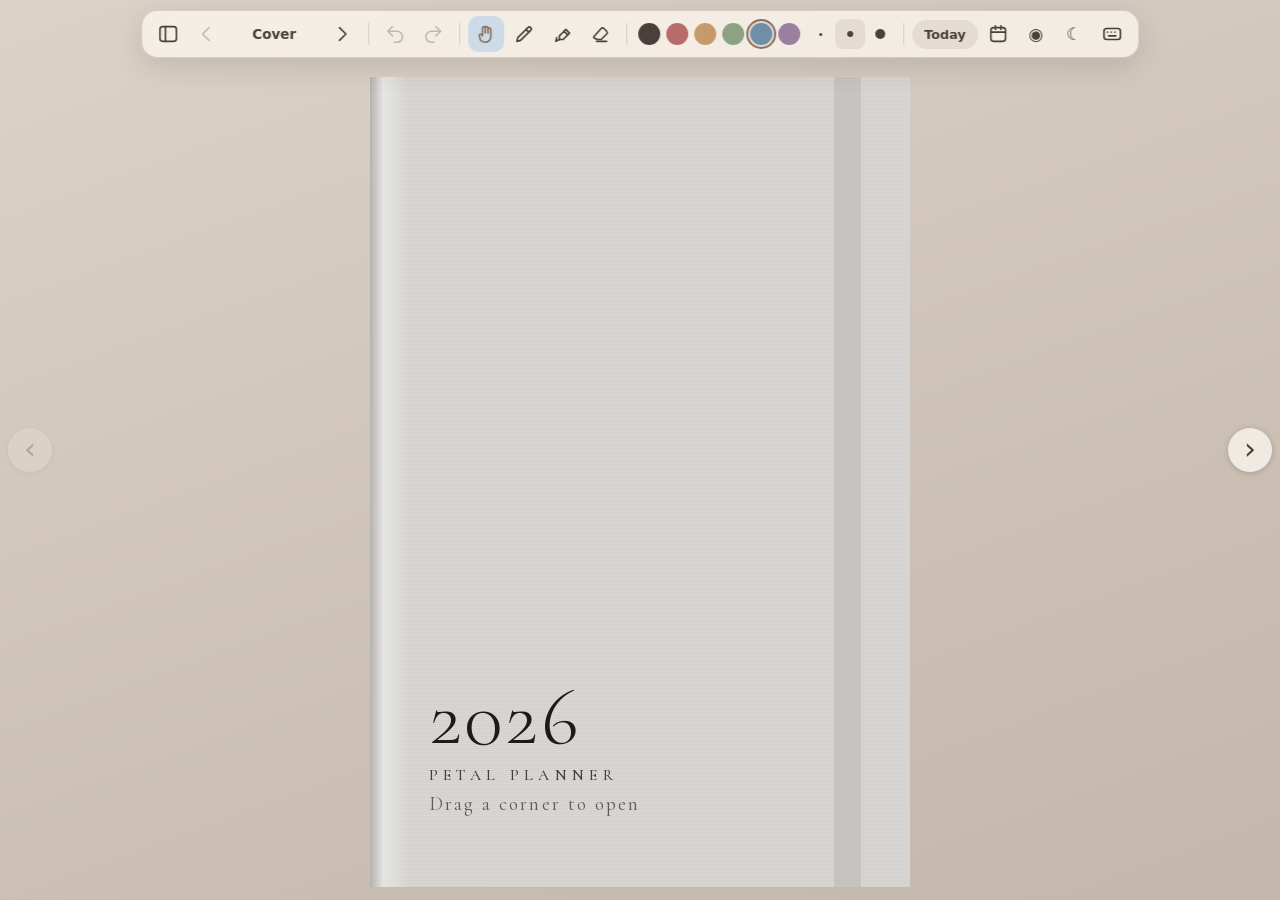
<file: index.html>
<!doctype html>
<meta charset="utf-8">
<meta name="viewport" content="width=device-width,initial-scale=1,maximum-scale=1,user-scalable=no,viewport-fit=cover">
<link rel="stylesheet" href="fonts/fonts.css">
<link rel="manifest" href="manifest.webmanifest">
<link rel="icon" type="image/png" sizes="64x64" href="icons/favicon-64.png">
<link rel="apple-touch-icon" href="icons/apple-touch-icon.png">
<meta name="theme-color" content="#dcd2c8">
<meta name="mobile-web-app-capable" content="yes">
<meta name="apple-mobile-web-app-capable" content="yes">
<meta name="apple-mobile-web-app-status-bar-style" content="default">
<meta name="apple-mobile-web-app-title" content="Petal">
<title>Petal Planner</title>
<meta name="claude:viewport-fit-sides" content="cover">
<style>
/* Layout: the whole screen is the book (page-flip does the paper bend). Apple-style: system type, hairlines, frosted controls. Pages scale through --em. */
:root{
  --desk:linear-gradient(135deg,#ffe3ee,#eadcff 50%,#d6ebff);
  --ink:#1d1d1f; --muted:#6e6e73; --faint:#b0b0b6; --line:rgba(60,60,67,.18); --fill:rgba(120,120,128,.12);
  --glass:rgba(255,255,255,.62); --sheet:rgba(250,250,252,.94); --blue:#007aff;
  --pg-s:60%; --pg-l:98.5%;
  --acc-s:78%; --acc-l:60%; --accd-s:70%; --accd-l:40%; --soft-s:85%; --soft-l:88%;
  --tab-l:84%; --tab-ink-l:30%;
  --f-title:ui-serif,"New York","Iowan Old Style","Palatino Linotype",Georgia,serif;
  --f-body:-apple-system,BlinkMacSystemFont,"SF Pro Text","SF Pro Display","Helvetica Neue",system-ui,sans-serif;
}
:root[data-theme="dark"]{
  --desk:linear-gradient(180deg,#1c1c1e,#000); --ink:#f5f5f7; --muted:#98989f; --faint:#636366; --line:rgba(235,235,245,.18); --fill:rgba(120,120,128,.28);
  --glass:rgba(44,44,46,.72); --sheet:rgba(40,40,42,.95); --blue:#0a84ff;
  --pg-s:10%; --pg-l:16%; --acc-l:64%; --accd-s:80%; --accd-l:72%; --soft-s:22%; --soft-l:24%; --tab-l:30%; --tab-ink-l:86%; color-scheme:dark}
*{box-sizing:border-box}
html,body{height:100%}
body{margin:0;overflow:hidden;background:var(--desk);color:var(--ink);font-family:var(--f-body);-webkit-font-smoothing:antialiased;
  padding-block:10px;padding-left:max(16px,env(safe-area-inset-left,0px));padding-right:max(16px,env(safe-area-inset-right,0px))}
button,input,textarea,select{font:inherit;color:inherit}
button{cursor:pointer}
button:focus-visible,input:focus-visible,textarea:focus-visible,select:focus-visible{outline:3px solid rgba(0,122,255,.55);outline-offset:2px}
.stage{position:relative;width:100%;height:100%}
.scene{position:absolute;inset:0}
.book{width:100%;height:100%;font-size:var(--em,16px);transition:transform 1.5s cubic-bezier(.45,.05,.25,1)}
.book.drawing{touch-action:none;cursor:crosshair}
.book.drawing .pg *{pointer-events:none}
/* pages */
.page{overflow:hidden;font-size:var(--em,16px);
  --acc:hsl(var(--h,335) var(--acc-s) var(--acc-l));--acc-soft:hsl(var(--h,335) var(--soft-s) var(--soft-l));--accd:hsl(var(--h,335) var(--accd-s) var(--accd-l));
  background-color:hsl(30 var(--pg-s) var(--pg-l))}
.page::before{content:'';position:absolute;inset:0;pointer-events:none;z-index:4}
.page.pl::before{background:linear-gradient(to left,rgba(0,0,0,.13),transparent 8%)}
.page.pr::before{background:linear-gradient(to right,rgba(0,0,0,.13),transparent 8%)}
.pg{position:absolute;inset:0;padding:2.6em 2.3em 2em;display:flex;flex-direction:column;gap:.9em;min-height:0}
.ink{position:absolute;inset:0;width:100%;height:100%;z-index:3;pointer-events:none}
.ttl{font-family:var(--f-title);font-weight:700;color:var(--ink);font-size:2em;letter-spacing:-.015em;margin:0;line-height:1.15}
.lbl{font-weight:600;font-size:.7em;text-transform:uppercase;letter-spacing:.08em;color:var(--muted)}
.hint{font-size:.9em;color:var(--muted);margin-top:-.5em}
/* covers */
.page.cover{background:linear-gradient(155deg,#ffc2da 0%,#dcc8ff 52%,#bfdcff 100%);color:#2c2c2e}
.page.cover.pr::before{background:linear-gradient(to right,rgba(0,0,0,.16),rgba(255,255,255,.4) 2.5%,transparent 7%)}
.page.cover.pl::before{background:linear-gradient(to left,rgba(0,0,0,.16),rgba(255,255,255,.4) 2.5%,transparent 7%)}
.cv{justify-content:space-between;align-items:flex-start;padding:3em 2.6em}
.cv-top{font-size:.78em;font-weight:600;letter-spacing:.3em;text-transform:uppercase;color:rgba(44,44,46,.62)}
.cv-year{font-family:var(--f-title);font-size:6.4em;font-weight:700;letter-spacing:-.04em;line-height:.9;color:#2c2c2e}
.cv-tip{font-size:.85em;color:rgba(44,44,46,.6)}
/* inside pages */
.field{display:flex;flex-direction:column;gap:.35em}
.field input[type=text]{border:0;border-bottom:1px solid var(--line);background:transparent;font-family:var(--f-title);font-size:1.5em;padding:.2em 0;min-width:0}
.field input::placeholder{color:var(--faint)}
.stepper{display:flex;align-items:center;gap:.8em}
.stepper b{font-family:var(--f-title);font-weight:700;font-size:1.5em;min-width:2.6em;text-align:center}
.stepper button{width:2.2em;height:2.2em;border-radius:50%;border:0;background:var(--fill);font-weight:600;color:var(--accd)}
.cl{display:flex;flex-direction:column;gap:.5em;min-height:0}
.cl-add{display:flex;gap:.5em;align-items:center}
.cl-add input{flex:1;min-width:0;border:0;background:var(--fill);border-radius:.8em;padding:.6em .9em;font-size:.95em}
.cl-add input::placeholder{color:var(--muted)}
.cl-plus{border:0;background:var(--acc);color:#fff;width:2.1em;height:2.1em;border-radius:50%;font-size:1.1em;font-weight:500;line-height:1;flex:none}
.cl-list{list-style:none;margin:0;padding:0;overflow:auto;min-height:0}
.cl-list li{display:flex;align-items:center;gap:.7em;padding:.6em 0;border-bottom:1px solid var(--line)}
.ck{width:1.5em;height:1.5em;border-radius:50%;border:1.5px solid var(--faint);background:transparent;padding:0;flex:none;display:grid;place-items:center}
.ck svg{width:.9em;height:.9em;stroke:#fff;opacity:0}
li.done .ck{background:var(--acc);border-color:var(--acc)}li.done .ck svg{opacity:1}
.tx{flex:1;min-width:0;overflow-wrap:anywhere;font-size:1.02em;line-height:1.3}
li.done .tx{color:var(--muted)}
.rm{border:0;background:none;color:var(--faint);font-size:1.3em;line-height:1;padding:0 .2em}
.rm:hover{color:var(--ink)}
.cl-list li a.cal{text-decoration:none;line-height:1;font-size:1.05em}
.lined{flex:1;min-height:4em;width:100%;resize:none;border:0;background-color:transparent;font-size:1.02em;line-height:2em;padding:0;
  background-image:repeating-linear-gradient(transparent 0 calc(2em - 1px),var(--line) calc(2em - 1px) 2em);background-attachment:local;overflow:auto}
.lined::placeholder{color:var(--faint)}
/* month calendar */
.cal-top{display:flex;align-items:baseline;gap:.5em;padding-bottom:.5em;border-bottom:.14em solid var(--acc)}
.cal-top .ttl{font-size:2.3em}
.cal-top .yr{font-family:var(--f-title);font-size:1.5em;font-weight:400;color:var(--accd)}
.wk{display:grid;grid-template-columns:repeat(7,1fr);text-align:center;font-weight:600;font-size:.66em;color:var(--muted);letter-spacing:.07em;text-transform:uppercase}
.cal-grid{flex:1;min-height:0;display:grid;grid-template-columns:repeat(7,1fr);grid-template-rows:repeat(6,1fr);gap:1px;background:var(--line);border:1px solid var(--line);border-radius:.7em;overflow:hidden}
.dc{position:relative;border:0;border-radius:0;background:hsl(30 var(--pg-s) var(--pg-l));padding:.35em .3em .25em;display:flex;flex-direction:column;align-items:center;justify-content:space-between;min-width:0;min-height:0;font-family:var(--f-body)}
.dc.blank{background:hsl(30 var(--pg-s) calc(var(--pg-l) - 2.5%));pointer-events:none}
.dc:hover{background:var(--acc-soft)}
.dn{font-size:.78em;font-weight:500;align-self:flex-start;line-height:1;min-width:1.7em;height:1.7em;display:grid;place-items:center;border-radius:50%}
.ds{font-size:1.15em;line-height:1}
.dots{display:flex;gap:.18em;height:.4em;align-items:center}
.dots i{width:.38em;height:.38em;border-radius:50%;border:1px solid var(--acc)}
.dots i.on{background:var(--acc)}
.dc.today .dn{background:var(--acc);color:#fff;font-weight:700}
.foot-note{text-align:center;font-size:.8em;color:var(--muted);margin-top:0}
.up{display:flex;flex-direction:column;gap:.35em;min-height:0}
.up-row{display:flex;gap:.7em;align-items:center;font-size:.95em;line-height:1.2}
.up-row b{font-size:.78em;font-weight:600;background:var(--acc);color:#fff;border-radius:2em;padding:.15em .6em;flex:none;min-width:2.2em;text-align:center}
.up-row span{min-width:0;overflow-wrap:anywhere}
/* year glance */
.yg{display:grid;grid-template-columns:repeat(3,1fr);grid-auto-rows:1fr;gap:.2em .8em;flex:1;min-height:0;align-content:stretch}
.mini{border:0;background:transparent;padding:.3em;border-radius:.8em;text-align:left;display:flex;flex-direction:column;gap:.25em;min-width:0;
  --acc:hsl(var(--mh) var(--acc-s) var(--acc-l));--acc-soft:hsl(var(--mh) var(--soft-s) var(--soft-l));--accd:hsl(var(--mh) var(--accd-s) var(--accd-l))}
.mini:hover{background:var(--acc-soft)}
.mini h4{margin:0;font-weight:700;font-size:.85em;color:var(--accd)}
.mg{display:grid;grid-template-columns:repeat(7,1fr);gap:.05em;font-size:.5em;font-weight:500;text-align:center;line-height:1.35;color:var(--muted)}
.mg span{border-radius:50%}
.mg .has{background:var(--acc);color:#fff;font-weight:700}
.mg .td{outline:1px solid var(--accd)}
/* month tabs on the page edge */
.tabs{position:absolute;top:6%;bottom:8%;width:1.7em;display:flex;flex-direction:column;gap:.2em;z-index:7}
.tabs.r{right:0}.tabs.l{left:0}
.tab{flex:1;min-height:0;border:0;padding:0;font-size:.58em;font-weight:600;color:hsl(var(--mh) 55% var(--tab-ink-l));display:grid;place-items:center;
  background:hsl(var(--mh) 85% var(--tab-l));transition:transform .2s}
.tabs.r .tab{border-radius:.8em 0 0 .8em}.tabs.l .tab{border-radius:0 .8em .8em 0}
.tabs.r .tab:hover,.tabs.r .tab.on{transform:translateX(-.4em)}
.tabs.l .tab:hover,.tabs.l .tab.on{transform:translateX(.4em)}
.tab.on{background:hsl(var(--mh) 72% 58%);color:#fff}
/* GoodNotes-style toolbar and page sidebar */
.scene{inset:64px 0 0 0}
.edge{position:fixed;top:50%;transform:translateY(-50%);z-index:30;width:44px;height:44px;border-radius:50%;border:0;font-size:30px;line-height:40px;padding:0 0 3px;cursor:pointer;color:var(--ink);background:var(--glass);-webkit-backdrop-filter:blur(14px);backdrop-filter:blur(14px);box-shadow:0 1px 6px rgba(0,0,0,.18)}
.edge.L{left:8px}.edge.R{right:8px}.edge:disabled{opacity:.25;cursor:default}
.book{touch-action:none}
.top{position:fixed;top:max(10px,env(safe-area-inset-top,0px));left:50%;transform:translateX(-50%);z-index:50;display:flex;align-items:center;gap:2px;
  background:var(--glass);-webkit-backdrop-filter:blur(24px) saturate(180%);backdrop-filter:blur(24px) saturate(180%);
  border:.5px solid var(--line);border-radius:16px;padding:5px 8px;width:max-content;max-width:calc(100% - 24px);overflow-x:auto;
  box-shadow:0 8px 30px rgba(0,0,0,.12);scrollbar-width:none}
.top::-webkit-scrollbar{display:none}
.tg{display:flex;align-items:center;flex:none}
.sep{width:1px;height:22px;background:var(--line);margin:0 6px;flex:none}
.ib{width:36px;height:36px;border:0;border-radius:10px;background:transparent;display:grid;place-items:center;color:var(--ink);flex:none;padding:0}
.ib svg{width:22px;height:22px;fill:none;stroke:currentColor;stroke-width:1.8;stroke-linecap:round;stroke-linejoin:round}
.ib:hover{background:var(--fill)}
.ib[aria-pressed=true]{background:rgba(0,122,255,.16);color:var(--blue)}
.ib:disabled{opacity:.3;pointer-events:none}
.sw{width:22px;height:22px;border-radius:50%;border:0;padding:0;flex:none;margin:0 3px}
.sw[aria-pressed=true]{box-shadow:0 0 0 2px var(--glass),0 0 0 4px var(--blue)}
.sz{width:30px;height:30px;border:0;border-radius:8px;background:transparent;display:grid;place-items:center;flex:none;padding:0}
.sz i{display:block;border-radius:50%;background:var(--ink)}
.sz[aria-pressed=true]{background:var(--fill)}
.where{min-width:96px;max-width:150px;text-align:center;font-weight:600;font-size:.85rem;padding:0 4px;white-space:nowrap;overflow:hidden;text-overflow:ellipsis;flex:none}
.pill,.tb{border:0;background:var(--fill);border-radius:999px;padding:7px 12px;font-weight:600;font-size:.8rem;color:var(--ink);text-decoration:none;display:inline-block;flex:none;font-family:var(--f-body)}
.tb[aria-pressed=true]{background:var(--blue);color:#fff}
.tb[disabled]{opacity:.4}
.side{position:fixed;top:68px;left:10px;bottom:10px;width:190px;z-index:45;display:flex;flex-direction:column;gap:4px;padding:10px;overflow:auto;
  background:var(--glass);-webkit-backdrop-filter:blur(24px) saturate(180%);backdrop-filter:blur(24px) saturate(180%);
  border:.5px solid var(--line);border-radius:18px;box-shadow:0 10px 40px rgba(0,0,0,.16);
  visibility:hidden;transform:translateX(-115%);transition:transform .35s cubic-bezier(.3,.8,.3,1),visibility 0s .35s}
.side.open{visibility:visible;transform:none;transition:transform .35s cubic-bezier(.3,.8,.3,1)}
.sd{display:flex;flex-direction:column;gap:6px;align-items:center;border:0;background:transparent;padding:8px;border-radius:12px;font-size:.75rem;font-weight:600;color:var(--muted);flex:none}
.sd.on{background:rgba(0,122,255,.14);color:var(--blue)}
.th{width:100%;aspect-ratio:.74;border-radius:6px;position:relative;overflow:hidden;border:.5px solid var(--line);box-shadow:0 1px 4px rgba(0,0,0,.14);
  background:hsl(var(--h) var(--pg-s) var(--pg-l))}
.th::before{content:'';position:absolute;left:0;right:0;top:0;height:18%;background:hsl(var(--h) 70% 74%)}
.th::after{content:'';position:absolute;inset:32% 12% 12%;background:repeating-linear-gradient(transparent 0 7px,var(--line) 7px 8px)}
@media (max-width:640px){.where{display:none}}
/* dialogs: iOS sheet */
.backdrop{position:fixed;inset:0;background:rgba(0,0,0,.3);-webkit-backdrop-filter:blur(6px);backdrop-filter:blur(6px);display:flex;align-items:center;justify-content:center;z-index:1000;
  padding:16px max(16px,env(safe-area-inset-right,0px)) 16px max(16px,env(safe-area-inset-left,0px))}
.backdrop[hidden]{display:none}
.sheet{--acc:var(--blue);--acc-soft:var(--fill);--accd:var(--blue);
  background:var(--sheet);-webkit-backdrop-filter:blur(30px);backdrop-filter:blur(30px);border:.5px solid var(--line);border-radius:22px;padding:22px;
  width:min(420px,100%);max-height:90%;overflow:auto;display:flex;flex-direction:column;gap:12px;box-shadow:0 20px 60px rgba(0,0,0,.28);font-size:16px}
.sheet h3{margin:0;font-weight:700;font-size:1.35rem;letter-spacing:-.01em}
.sheet .lbl{font-size:.72rem}
.sheet .cl-add input{font-size:.95rem}
.stk-row{display:flex;gap:6px;flex-wrap:wrap}
.stk-row button{width:40px;height:40px;border-radius:12px;border:0;background:var(--fill);font-size:1.3rem;padding:0}
.stk-row button[aria-pressed=true]{box-shadow:0 0 0 2px var(--blue)}
.done-btn{align-self:flex-end;border:0;background:var(--blue);color:#fff;font-weight:600;border-radius:999px;padding:10px 24px}
.cal-row{display:flex;gap:8px;flex-wrap:wrap;align-items:center}
.keys{display:grid;grid-template-columns:auto 1fr;gap:8px 14px;font-size:.9rem;align-items:center}
.keys kbd{font-family:var(--f-body);font-weight:600;background:var(--fill);border-radius:6px;padding:2px 8px;justify-self:start;white-space:nowrap}
.note{margin:0;color:var(--muted);font-size:.85rem;line-height:1.45}
.sheet label.opt{display:flex;gap:8px;align-items:center;font-weight:600}
.sheet label.opt input{width:20px;height:20px;accent-color:var(--blue)}
/* pastel colour by month, paper stays cream */
.cal-top{background:hsl(var(--h,335) 90% 85%);border-bottom:0;border-radius:.9em;padding:.55em .8em;margin-bottom:.2em}
.cal-top .yr{color:hsl(var(--h,335) 45% 32%)}
.cal-grid{background:hsl(var(--h,335) 70% 82%);border-color:hsl(var(--h,335) 70% 82%)}
.dc{background:hsl(var(--h,335) 100% 98%)}
.dc.blank{background:hsl(var(--h,335) 80% 90%)}
.dc:nth-child(7n),.dc:nth-child(7n+6){background:hsl(var(--h,335) 95% 94%)}
.ttl{color:hsl(var(--h,335) 50% 28%)}
.cl-plus{background:hsl(var(--h,335) 75% 70%)}
li.done .ck{background:hsl(var(--h,335) 75% 70%);border-color:hsl(var(--h,335) 75% 70%)}

/* ===== greige / linen aesthetic (inspired by a minimalist neurodivergent-friendly digital planner) ===== */
:root{
  --desk:linear-gradient(160deg,#dcd2c8,#c3b6aa);
  --ink:#4a3f3a;--muted:#8a7d75;--faint:#b9aea6;--line:rgba(90,70,60,.2);--fill:rgba(120,100,90,.12);
  --glass:rgba(250,246,240,.78);--sheet:rgba(250,246,240,.96);--blue:#8a6f62;
  --pg-s:38%;--pg-l:97%;
  --f-title:"Cormorant Garamond",ui-serif,"New York",Georgia,serif;
  --cv-bg:#e9e3d9;--cv-ink:#6b5b52;
}
:root[data-cover="pink"]{--cv-bg:#ead6d3;--cv-ink:#7a5a58}
:root[data-cover="sage"]{--cv-bg:#cfd6c4;--cv-ink:#56634f}
:root[data-cover="taupe"]{--cv-bg:#b8a89b;--cv-ink:#f7f1ea}
:root[data-cover="burgundy"]{--cv-bg:#6e3a43;--cv-ink:#f3e6e3}
:root[data-cover="charcoal"]{--cv-bg:#3d3b3b;--cv-ink:#efe9e2}
.page.cover{color:var(--cv-ink);
  background:
   linear-gradient(to right,transparent 86%,rgba(0,0,0,.07) 86%,rgba(0,0,0,.07) 91%,transparent 91%),
   repeating-linear-gradient(0deg,rgba(0,0,0,.03) 0 1px,transparent 1px 3px),
   repeating-linear-gradient(90deg,rgba(255,255,255,.18) 0 1px,transparent 1px 3px),
   var(--cv-bg)}
.cv-top{color:var(--cv-ink);opacity:.8;font-family:var(--f-title);font-weight:500;letter-spacing:.42em}
.cv-year{font-family:var(--f-title);font-weight:400;letter-spacing:.04em;color:var(--cv-ink);font-size:6em}
.cv-tip{color:var(--cv-ink);opacity:.65;font-family:var(--f-title);letter-spacing:.12em}
.ttl{font-family:var(--f-title);font-weight:500;text-transform:uppercase;letter-spacing:.14em;color:#5a4a42;font-size:1.7em}
.cal-top{background:transparent;border-radius:0;padding:.3em 0 .6em;border-bottom:1px solid hsl(var(--h,30) 18% 62%)}
.cal-top .ttl{font-size:2em}
.cal-top .yr{color:#8a7d75;font-family:var(--f-title);letter-spacing:.2em}
.cal-grid{background:hsl(var(--h,30) 14% 78%);border:1px solid hsl(var(--h,30) 14% 78%);border-radius:.3em}
.dc{background:hsl(36 38% 98%)}
.dc.blank{background:hsl(var(--h,30) 14% 92%)}
.dc:hover{background:hsl(var(--h,30) 28% 90%)}
.cl-plus,li.done .ck{background:hsl(var(--h,30) 26% 62%);border-color:hsl(var(--h,30) 26% 62%)}
.page{--acc:hsl(var(--h,30) 26% 58%);--acc-soft:hsl(var(--h,30) 28% 90%);--accd:hsl(var(--h,30) 25% 38%)}
.dc.today .dn{background:hsl(var(--h,30) 26% 52%);color:#fff}
.tab{background:hsl(var(--mh) 22% 85%);color:hsl(var(--mh) 25% 30%);font-family:var(--f-title);font-weight:600;font-size:.64em;letter-spacing:.08em}
.tab.on{background:hsl(var(--mh) 28% 62%);color:#fff}
.lbl,.hint{letter-spacing:.14em}

/* ===== book v3: quarters, weeks, daily pages, extras, section tabs, cover designer ===== */
.dc.we{background:hsl(var(--h,30) 24% 95%)}
.stabs{position:absolute;top:0;left:1.9em;right:1.9em;display:flex;justify-content:center;gap:.25em;z-index:7}
.stab{border:0;padding:.28em .75em .34em;font-family:var(--f-title);font-size:.7em;font-weight:600;letter-spacing:.12em;text-transform:uppercase;border-radius:0 0 .7em .7em;background:hsl(30 14% 87%);color:#6b5b52}
.stab.on{background:hsl(30 16% 60%);color:#fff}
.pg.day-pg,.pg.wk-pg,.pg.ex-pg{gap:.32em;font-size:.8em;padding:2.4em 2.4em 1.4em}
.dayhd{display:flex;align-items:center;gap:.5em}
.dayhd .ttl{flex:1;text-align:center;font-size:1.05em;letter-spacing:.1em}
.nv{border:0;background:var(--fill);width:1.9em;height:1.9em;border-radius:50%;color:var(--accd);font-size:1em;flex:none;padding:0}
.chips{display:flex;gap:.5em;justify-content:center}
.chip{border:0;background:var(--fill);color:var(--accd);border-radius:2em;padding:.35em .9em;font-size:.7em;letter-spacing:.08em;text-transform:uppercase;font-weight:600}
.scls{display:flex;gap:.6em}
.scl{flex:1;display:flex;flex-direction:column;gap:.3em;align-items:center}
.scl .lbl{font-size:.55em;text-align:center}
.dotsr{display:flex;gap:.25em}
.sdot{width:1.1em;height:1.1em;border-radius:50%;border:1.5px solid var(--acc);background:transparent;padding:0}
.sdot.on{background:var(--acc)}
.in1{border:0;border-bottom:1px solid var(--line);background:transparent;padding:.25em 0;font-size:.9em;min-width:0;width:100%}
.sec-l{font-size:.6em;margin-bottom:-.35em}
.pg.day-pg .cl-list li,.pg.wk-pg .cl-list li{font-size:.88em}
.pg.day-pg .cl,.pg.ex-pg .cl{flex:0 0 auto;min-height:2.4em;max-height:5.2em;overflow:auto;gap:.25em}
.pg.day-pg .cl-list li{padding:.1em 0}
.pg.day-pg .cl-add input,.pg.ex-pg .cl-add input,.wd .cl-add input{font-size:.8em;padding:.35em .7em}
.pg.day-pg .cl-plus,.wd .cl-plus,.pg.ex-pg .cl-plus{width:1.7em;height:1.7em;font-size:.95em}
.tbrow{display:flex;align-items:center;gap:.5em;border-bottom:1px solid var(--line)}
.tbrow span{font-size:.62em;color:var(--muted);width:3.1em;flex:none;letter-spacing:.05em}
.tbrow input{flex:1;min-width:0;border:0;background:transparent;padding:.14em 0;font-size:.8em}
.wtr{display:flex;gap:.22em;align-items:center}
.cup{width:1.1em;height:1.3em;border:1.5px solid var(--acc);border-radius:0 0 .5em .5em;background:transparent;padding:0}
.cup.on{background:var(--acc-soft)}
.wd{display:flex;flex-direction:column;gap:.2em;flex:1;min-height:0;border-top:1px solid var(--line);padding-top:.35em}
.wd.tdy{background:linear-gradient(90deg,hsl(var(--h,30) 30% 94%),transparent)}
.wd-h{display:flex;gap:.7em;align-items:baseline;border:0;background:transparent;font-family:var(--f-title);color:var(--accd);text-align:left;padding:0}
.wd-h b{letter-spacing:.16em;font-weight:600}
.wd-h span{font-size:.85em;color:var(--muted)}
.wd .cl{flex:1;min-height:0;overflow:auto;gap:.3em}
.pg.wk-pg textarea.lined{flex:1;min-height:3em}
.qstack{display:flex;flex-direction:column;gap:.7em;flex:1;min-height:0}
.qstack .mini{flex:1;min-height:0}
.dotgrid{flex:1;border-radius:.4em;background-image:radial-gradient(var(--faint) 1px,transparent 1.3px);background-size:1.5em 1.5em}
.pxg{display:grid;grid-template-columns:1.3em repeat(12,1fr);grid-auto-rows:1fr;gap:2px;flex:1;min-height:0}
.px{border:0;border-radius:3px;background:hsl(30 14% 92%);padding:0;min-height:0}
.px.na{visibility:hidden}
.pxl{font-size:.5em;color:var(--muted);text-align:center;align-self:center}
.legend{display:flex;gap:.6em;flex-wrap:wrap;font-size:.62em;color:var(--muted)}
.legend i{display:inline-block;width:.9em;height:.9em;border-radius:3px;margin-right:.3em;vertical-align:-.15em}
.hab{display:grid;grid-template-columns:1fr repeat(7,1.7em);gap:.3em .35em;align-items:center}
.hab .hd{font-size:.55em;color:var(--muted);text-align:center;letter-spacing:.1em}
.hab .hc{width:1.5em;height:1.5em;border-radius:50%;border:1.5px solid var(--acc);background:transparent;padding:0}
.hab .hc.on{background:var(--acc)}
.fr{display:flex;gap:.4em;align-items:center}
.fr input.t{flex:1;min-width:0}.fr input.a{width:5.2em;text-align:right}
.fr .rm{flex:none}
.tot{font-family:var(--f-title);text-align:right;color:var(--accd);font-size:1.05em}
.projc{border-top:1px solid var(--line);padding-top:.4em;display:flex;flex-direction:column;gap:.3em;flex:1;min-height:0}
.projc .cl{flex:1;max-height:none}
/* script covers */
.pg.cv.script{justify-content:flex-start;gap:0}
.cv-s1,.cv-s2{font-family:"Pinyon Script","Snell Roundhand","Apple Chancery","Brush Script MT",cursive;color:var(--cv-ink);font-size:5.6em;line-height:.95}
.cv-s2{margin-left:.7em}
.pg.cv.script .cv-top{margin-bottom:2.2em}
.pg.cv.script .cv-tip{margin-top:auto}
/* cover designer */
.cvsw{display:flex;gap:10px;flex-wrap:wrap;margin:6px 0 10px}
.cvsw button{width:38px;height:38px;border-radius:50%;border:3px solid transparent;box-shadow:0 0 0 1px rgba(0,0,0,.18);padding:0}
.cvsw button.on{border-color:var(--ink)}
.cvsw input[type=color]{width:38px;height:38px;border:0;padding:0;background:none}
.seg{display:flex;gap:8px;margin:6px 0 10px}
.seg button{flex:1;border:1px solid var(--line);background:var(--fill);border-radius:10px;padding:.6em;font-size:.95rem}
.seg button.on{background:var(--ink);color:var(--sheet);border-color:var(--ink)}
.sheet .tin{width:100%;border:0;background:var(--fill);border-radius:10px;padding:.7em .9em;font-size:1rem;margin:4px 0 10px}
.tab{background:hsl(30 14% 88%);color:#7a6a60;font-weight:500;letter-spacing:.1em}
.tab.on{background:hsl(30 16% 62%);color:#fff}
.tabs{gap:.15em}

/* slim edge tabs like a real index */
.tabs{width:1.05em;top:7%;bottom:7%;gap:.12em}
.tab,.tabs.r .tab,.tabs.l .tab{writing-mode:vertical-rl;font-size:.5em;letter-spacing:.16em;text-transform:uppercase;border-radius:0;padding:0;font-weight:500}
.tabs.r .tab{border-radius:.25em 0 0 .25em}.tabs.l .tab{border-radius:0 .25em .25em 0}
.tabs.r .tab:hover,.tabs.r .tab.on{transform:translateX(-.25em)}
.tabs.l .tab:hover,.tabs.l .tab.on{transform:translateX(.25em)}
.tab{background:hsl(30 14% 85%);color:#5a4a42}
.tab.on{background:hsl(30 16% 58%);color:#fff}

/* tabs and covers matched to the reference design */
:root{--tb:color-mix(in srgb,var(--cv-bg) 84%,#6b5b52);--tba:color-mix(in srgb,var(--cv-bg) 58%,#2a2220)}
.tabs{width:1.6em;top:4%;bottom:4%;gap:.14em}
.tab,.tabs.r .tab,.tabs.l .tab{writing-mode:vertical-rl;font-family:var(--f-title);font-size:.68em;font-weight:600;letter-spacing:.2em;text-transform:uppercase;background:var(--tb);color:var(--cv-ink);padding:0}
.tabs.r .tab{border-radius:.9em 0 0 .9em}.tabs.l .tab{border-radius:0 .9em .9em 0}
.tab.on{background:var(--tba);color:var(--cv-ink)}
.tabs.r .tab:hover,.tabs.r .tab.on{transform:translateX(-.3em)}
.tabs.l .tab:hover,.tabs.l .tab.on{transform:translateX(.3em)}
.pg.cv{overflow:hidden}
.pg.cv:not(.script){justify-content:flex-end;gap:.3em;padding-bottom:3.2em}
.pg.cv:not(.script) .cv-year{order:1;margin-top:auto;font-size:3.6em;font-weight:300;letter-spacing:.03em}
.pg.cv:not(.script) .cv-top{order:2;margin-top:.3em;letter-spacing:.34em;font-size:.7em}
.pg.cv:not(.script) .cv-tip{order:3}
.pg.cv.script{justify-content:space-between;padding:1em 1em 1.2em;gap:0}
.pg.cv.script .cv-s1{order:1;font-size:8.8em;line-height:.85;margin:0 0 0 -.12em;white-space:nowrap}
.pg.cv.script .cv-top{order:2;align-self:center;margin:0;font-size:.7em;letter-spacing:.3em}
.pg.cv.script .cv-s2{order:3;font-size:8.8em;line-height:.85;margin:0 0 0 -.05em;white-space:nowrap}
.pg.cv.script .cv-tip{display:none}

/* ===== clean pages: small caps headings, hairlines, lots of air ===== */
:root{--f-ui:"Jost",-apple-system,BlinkMacSystemFont,"SF Pro Text","Helvetica Neue",system-ui,sans-serif;--pg-s:10%;--pg-l:96.5%}
.page{background-color:hsl(30 10% 96.6%);--acc:#7d736c;--acc-soft:#ecebe8;--accd:#2f2a27;font-family:var(--f-ui)}
.page .pg{font-family:var(--f-ui)}
.ttl,.cal-top .ttl{font-family:var(--f-ui);font-size:.8em;font-weight:600;letter-spacing:.18em;text-transform:uppercase;color:#2f2a27;line-height:1.3}
.cal-top .ttl{font-size:.85em}
.cal-top{background:transparent;border:0;border-bottom:1px solid #2f2a27;padding:0 0 .5em;margin:0;display:flex}
.cal-top .yr{font-family:var(--f-ui);font-size:.8em;font-weight:400;letter-spacing:.18em;color:#6f6660;margin-left:.6em}
.hint{font-family:var(--f-ui);font-style:italic;font-weight:300;font-size:.72em;color:#7d736c;margin-top:-.7em;letter-spacing:.02em}
.lbl,.sec-l{font-family:var(--f-ui);font-size:.58em;font-weight:600;letter-spacing:.16em;text-transform:uppercase;color:#2f2a27;border-bottom:1px solid #2f2a27;padding-bottom:.35em;display:block}
.sec-l{margin-bottom:.1em}
.field .lbl{border:0;padding:0}
.wk{font-family:var(--f-ui);font-size:.6em;font-weight:500;letter-spacing:.14em;text-transform:uppercase;color:#7d736c}
.cal-grid{background:#d9d6d1;border:0;border-radius:0;gap:1px}
.dc,.dc.we,.dc:hover{background:#f6f5f3}
.dc.we{background:#f3f2ef}
.dc.blank{background:#efeeeb}
.dc .dn{font-size:.72em;font-weight:400;color:#3b3532;align-self:flex-start}
.dc.today .dn{background:#2f2a27;color:#fff}
.dc{align-items:flex-start;padding:.3em .35em}
.dots i{border-color:#7d736c}.dots i.on{background:#7d736c}
.cl-add input,.in1,.field input[type=text]{background:transparent;border:0;border-bottom:1px solid #cfcbc5;border-radius:0;padding:.3em 0;font-family:var(--f-ui);font-weight:300}
.cl-plus{background:transparent;color:#2f2a27;border:1px solid #2f2a27;width:1.6em;height:1.6em;font-size:.95em}
li.done .ck{background:#2f2a27;border-color:#2f2a27}
.ck{border-color:#8f8780}
.cl-list li{border-bottom:1px solid #e1dedb}
.field input[type=text]{font-size:1.1em}
.sdot,.hab .hc,.cup{border-color:#7d736c}
.sdot.on,.hab .hc.on{background:#2f2a27;border-color:#2f2a27}.cup.on{background:#cfcbc5}
.chip{background:transparent;border:1px solid #cfcbc5;color:#2f2a27;font-weight:500}
.nv{background:transparent;border:1px solid #cfcbc5;color:#2f2a27}
.wd{border-top:1px solid #2f2a27}.wd.tdy{background:transparent}
.wd-h{font-family:var(--f-ui);color:#2f2a27}.wd-h b{font-size:.62em;letter-spacing:.16em}.wd-h span{font-size:.68em;color:#7d736c}
.tbrow span{color:#7d736c}
.mini{background:transparent;border:0;border-top:1px solid #2f2a27;border-radius:0}
.mini h4,.mini .mh{font-family:var(--f-ui);font-size:.6em;letter-spacing:.16em;text-transform:uppercase;color:#2f2a27}
.mg .td,.mg .has{background:#2f2a27;color:#fff}
.dayhd .ttl{font-size:.8em}
.stepper b{font-family:var(--f-ui);font-weight:500}
.stepper button{background:transparent;border:1px solid #cfcbc5;color:#2f2a27}
.ex-pg .ttl,.wk-pg .ttl,.day-pg .ttl{margin-bottom:.2em}

.pb{display:flex;flex-direction:column;gap:.15em;flex:1;min-height:0}
.pbh{font-size:.58em;font-style:italic;color:#7d736c;font-weight:300;letter-spacing:.02em}
.pb textarea.lined{flex:1;min-height:1.8em}
.vb{flex:1;border:1px solid #d9d6d1;background:#f1efec;border-radius:.2em}
.ycg{display:grid;grid-template-columns:repeat(3,1fr);grid-auto-rows:1fr;gap:.9em .8em;flex:1;min-height:0}
.yc{border:0;background:transparent;padding:0;text-align:left;display:flex;flex-direction:column;gap:.25em;min-height:0;font-family:var(--f-ui)}
.yc h4{margin:0;font-size:.55em;font-weight:600;letter-spacing:.16em;text-transform:uppercase;color:#2f2a27}
.ycd{display:grid;grid-template-columns:repeat(7,1fr);font-size:.5em;color:#3b3532;text-align:center;row-gap:.2em}
.ycd i{font-style:normal;color:#a39a93;font-weight:500}
.ycd .td{background:#2f2a27;color:#fff;border-radius:50%}
.kdg{display:grid;grid-template-columns:repeat(2,1fr);grid-auto-rows:1fr;gap:.7em 1.1em;flex:1;min-height:0}
.kd{display:flex;flex-direction:column;gap:.15em;min-height:0}
.kd textarea.lined{flex:1;min-height:1.5em}
.ovg{display:grid;grid-template-columns:repeat(6,1fr);grid-template-rows:auto repeat(31,1fr);column-gap:.5em;flex:1;min-height:0}
.ovh{font-size:.55em;font-weight:600;letter-spacing:.16em;text-transform:uppercase;border-bottom:1px solid #2f2a27;padding-bottom:.25em}
.ovc{display:flex;align-items:center;gap:.15em;border-bottom:1px solid #e1dedb;min-height:0;font-size:.5em}
.ovc.we{background:#f0eeeb}.ovc.na{border:0}
.ovc b{font-weight:500;width:1.5em;text-align:right;color:#3b3532}.ovc em{font-style:normal;color:#a39a93;width:1em}
.ovc input{flex:1;min-width:0;width:100%;border:0;background:transparent;font-size:1em;padding:0;height:100%}
.prow{display:flex;align-items:center;gap:.5em}.prow b{font-size:.62em;font-weight:500;color:#7d736c;width:1em}
.qrow{display:grid;grid-template-columns:repeat(3,1fr);gap:.7em}
.gridp{flex:1;min-height:0;background-image:linear-gradient(#e1dedb 1px,transparent 1px),linear-gradient(90deg,#e1dedb 1px,transparent 1px);background-size:1.4em 1.4em;border:1px solid #e1dedb}

/* folder-style index tabs: rounded shoulders, each one overlapping the last */
.tabs{width:1.9em;top:3.5%;bottom:3.5%;gap:0;filter:drop-shadow(0 1px 1.5px rgba(0,0,0,.22))}
.tabs.r{right:-.05em}.tabs.l{left:-.05em}
.tab,.tabs.r .tab,.tabs.l .tab{position:relative;flex:1;margin-top:-.55em;padding:.55em 0 0;border:0;writing-mode:vertical-rl;font-family:var(--f-ui);font-size:.6em;font-weight:500;letter-spacing:.24em;text-transform:uppercase;color:var(--cv-ink);display:grid;place-items:center;transition:transform .2s,filter .2s}
.tabs.r .tab{border-radius:1.1em 0 0 0;background:linear-gradient(90deg,color-mix(in srgb,var(--tb) 80%,#fff) 0%,var(--tb) 35%,color-mix(in srgb,var(--tb) 88%,#000) 100%)}
.tabs.l .tab{border-radius:0 1.1em 0 0;background:linear-gradient(270deg,color-mix(in srgb,var(--tb) 80%,#fff) 0%,var(--tb) 35%,color-mix(in srgb,var(--tb) 88%,#000) 100%)}
.tabs .tab:first-child{margin-top:0;padding-top:0;border-radius:1.1em 0 0 1.1em;font-size:.95em}
.tabs.l .tab:first-child{border-radius:0 1.1em 1.1em 0}
.tabs .tab:last-child{border-radius:1.1em 0 0 1.1em}
.tabs.l .tab:last-child{border-radius:0 1.1em 1.1em 0}
.tab.on,.tabs.r .tab.on,.tabs.l .tab.on{background:var(--tba);color:var(--cv-ink);filter:brightness(1.02)}
.tabs.r .tab:hover,.tabs.r .tab.on{transform:translateX(-.35em)}
.tabs.l .tab:hover,.tabs.l .tab.on{transform:translateX(.35em)}
.tabs .tab::after{content:'';position:absolute;inset:.55em 0 0 0;border-top:1px solid rgba(255,255,255,.28);border-radius:inherit;pointer-events:none}

/* index tabs like the reference: flat colour, rounded outer shoulder, each tab tucked over the one above */
.tabs{width:2.1em;top:2.5%;bottom:2.5%;gap:0;filter:none}
.tabs.r{right:0}.tabs.l{left:0}
.tab,.tabs.r .tab,.tabs.l .tab{flex:1;margin-top:-1.2em;padding:1.2em 0 0;background:var(--tb);color:var(--cv-ink);font-family:var(--f-ui);font-size:.56em;font-weight:500;letter-spacing:.22em;writing-mode:vertical-rl;text-transform:uppercase;display:grid;place-items:center;transform:none}
.tabs.r .tab{border-radius:0 1.5em 0 0;box-shadow:0 -1.5px 2.5px rgba(0,0,0,.2),inset 1px 0 0 rgba(0,0,0,.06)}
.tabs.l .tab{border-radius:1.5em 0 0 0;box-shadow:0 -1.5px 2.5px rgba(0,0,0,.2),inset -1px 0 0 rgba(0,0,0,.06)}
.tabs .tab:first-child{margin-top:0;padding-top:0;font-size:1em;letter-spacing:0}
.tabs.r .tab:first-child{border-radius:0 1.5em 0 0}.tabs.l .tab:first-child{border-radius:1.5em 0 0 0}
.tabs.r .tab:last-child{border-radius:0 1.5em 1.5em 0}.tabs.l .tab:last-child{border-radius:1.5em 0 0 1.5em}
.tabs .tab::after{display:none}
.tab.on,.tabs.r .tab.on,.tabs.l .tab.on{background:var(--tba);filter:none}
.tabs.r .tab:hover,.tabs.r .tab.on,.tabs.l .tab:hover,.tabs.l .tab.on{transform:none}
.tab,.tabs.r .tab,.tabs.l .tab{margin-top:-.9em;padding-top:.9em;font-size:.5em;letter-spacing:.18em}
.tabs .tab:first-child{flex:.55;margin-top:0;padding-top:0;font-size:.9em}
.tabs.r .tab{border-radius:0 1.25em 0 0}.tabs.l .tab{border-radius:1.25em 0 0 0}

/* ===== tab strip outside the paper (behind it), cover colours from the reference ===== */
:root{--paper:hsl(30 10% 96.6%);--cv-bg:#d9d7d3;--cv-ink:#1d1b1a;--tb:#c3c1bd;--ti:#2b2927}
:root[data-cover="pink"]{--cv-bg:#e3cfcd;--cv-ink:#fbf5f3;--tb:#c8b1af;--ti:#3a2d2c}
:root[data-cover="sage"]{--cv-bg:#c8ccb9;--cv-ink:#f8f7f1;--tb:#b4b8a3;--ti:#2f312a}
:root[data-cover="taupe"]{--cv-bg:#c6b7a8;--cv-ink:#3a281d;--tb:#c4af9b;--ti:#2f2620}
:root[data-cover="burgundy"]{--cv-bg:#5b1f2b;--cv-ink:#f1d9d6;--tb:#5c1f2c;--ti:#f6ece9}
:root[data-cover="charcoal"]{--cv-bg:#2f2e2e;--cv-ink:#d9d6d1;--tb:#484646;--ti:#f2f0ec}
.page{background-color:var(--paper)}
.page.cover{background:
   linear-gradient(to right,transparent 86%,rgba(0,0,0,.08) 86%,rgba(0,0,0,.08) 91%,transparent 91%),
   repeating-linear-gradient(0deg,rgba(0,0,0,.035) 0 1px,transparent 1px 2px),
   repeating-linear-gradient(90deg,rgba(255,255,255,.05) 0 1px,transparent 1px 2px),
   var(--cv-bg)}
.bookwrap{position:absolute;top:0;bottom:0;left:var(--gut,0px);right:var(--gut,0px)}
.itabs{position:absolute;z-index:25;opacity:0;pointer-events:none;transition:opacity .3s}
.itabs.show{opacity:1;pointer-events:auto}
.itabs .itsvg{position:absolute;left:0;top:0;overflow:visible;pointer-events:none}
.itabs .tp{fill:var(--tb)}
.itabs .ta{fill:var(--paper)}
.itb{position:absolute;left:0;border:0;background:transparent;padding:0;margin:0;color:var(--ti);font-family:var(--f-ui);font-weight:600;letter-spacing:.24em;text-transform:uppercase;writing-mode:vertical-rl;display:flex;align-items:center;justify-content:center;line-height:1;cursor:pointer;-webkit-tap-highlight-color:transparent}
.itb.on{color:#2f2a27;font-weight:600}
.itb svg{display:block}
.itb:focus-visible{outline:2px solid rgba(0,0,0,.35);outline-offset:-2px}
body.narrow .edge{display:none}

/* ===== app shell: safe areas, no stray selection on controls, save warning ===== */
body{padding-bottom:max(10px,env(safe-area-inset-bottom,0px))}
.scene{inset:calc(max(10px,env(safe-area-inset-top,0px)) + 54px) 0 0 0}
.side{top:calc(max(10px,env(safe-area-inset-top,0px)) + 58px)}
.top,.itabs,.side,.edge,.backdrop .tb{-webkit-user-select:none;user-select:none;-webkit-touch-callout:none}
.sheet{max-height:calc(100vh - 32px);max-height:calc(100dvh - 32px);overflow:auto;-webkit-overflow-scrolling:touch}
#savewarn{position:fixed;left:50%;bottom:calc(14px + env(safe-area-inset-bottom,0px));transform:translateX(-50%);z-index:90;max-width:min(92vw,520px);background:#3b2a20;color:#fff;font:500 14px/1.4 var(--f-ui);padding:10px 16px;border-radius:12px;box-shadow:0 6px 24px rgba(0,0,0,.25)}
.top{max-width:calc(100vw - 20px);overflow-x:auto;overscroll-behavior-x:contain;scrollbar-width:none}
.top::-webkit-scrollbar{display:none}
.top>*{flex:none}
.itabs .tp{stroke:rgba(0,0,0,.09);stroke-width:.6}
</style>

<div class="stage">
  <div class="scene" id="scene"><div class="bookwrap" id="bookwrap"><div class="book" id="book"></div></div></div>
  <button class="edge L" id="edgeL" aria-label="Previous page">&#8249;</button>
  <button class="edge R" id="edgeR" aria-label="Next page">&#8250;</button>
  <div class="top" id="top" role="toolbar" aria-label="Tools">
    <button class="ib" id="sidebtn" type="button" data-icon="side" aria-label="Pages" aria-pressed="false"></button>
    <button class="ib" id="prev" type="button" data-icon="left" aria-label="Previous page"></button>
    <div class="where" id="where">Cover</div>
    <button class="ib" id="next" type="button" data-icon="right" aria-label="Next page"></button>
    <div class="sep"></div>
    <button class="ib" id="undo" type="button" data-icon="undo" aria-label="Undo"></button>
    <button class="ib" id="redo" type="button" data-icon="redo" aria-label="Redo"></button>
    <div class="sep"></div>
    <button class="ib" id="t-hand" type="button" data-icon="hand" data-tool="hand" aria-label="Hand: tap and flip" aria-pressed="true"></button>
    <button class="ib" id="t-pen" type="button" data-icon="pen" data-tool="pen" aria-label="Pen" aria-pressed="false"></button>
    <button class="ib" id="t-hl" type="button" data-icon="hl" data-tool="hl" aria-label="Highlighter" aria-pressed="false"></button>
    <button class="ib" id="t-eraser" type="button" data-icon="eraser" data-tool="eraser" aria-label="Eraser" aria-pressed="false"></button>
    <div class="sep"></div>
    <span class="tg" id="colors"></span>
    <span class="tg" id="sizes"></span>
    <div class="sep"></div>
    <button class="pill" id="today" type="button">Today</button>
    <button class="ib" id="calbtn" type="button" data-icon="cal" aria-label="Calendar"></button>
    <button class="ib" id="coverbtn" type="button" aria-label="Cover and settings" title="Cover and settings" style="font-size:17px">&#9673;</button>
    <button class="ib" id="themebtn" type="button" aria-label="Dark mode" title="Dark mode on/off" style="font-size:17px">&#9790;</button>
    <button class="ib" id="helpbtn" type="button" data-icon="keys" aria-label="Shortcuts"></button>
  </div>
  <aside class="side" id="side" aria-label="Pages"></aside>
</div>

<div class="backdrop" id="backdrop" hidden>
  <div class="sheet" role="dialog" aria-modal="true" aria-labelledby="sheet-title" id="sheet"></div>
</div>

<script src="vendor/page-flip.browser.js"></script>
<script>
(async function(){
  var MONTHS=['January','February','March','April','May','June','July','August','September','October','November','December'];
  var MHUE=[265,340,150,350,322,200,175,300,130,230,285,210];
  var STICKERS=['🌸','💖','⭐','🎀','🍰','☕','📚','✈️','🎂','🧸'];
  var PAGEHUE={0:335,1:335,2:280,3:200,4:20,29:270,30:150,31:335};
  var STORE='petal-book-v2';
  var N=0;
  var $=function(i){return document.getElementById(i)};
  function el(t,c,x){var e=document.createElement(t);if(c)e.className=c;if(x!=null)e.textContent=x;return e}
  function pad(n){return String(n).padStart(2,'0')}
  function iso(y,m,d){return y+'-'+pad(m+1)+'-'+pad(d)}
  function uid(){return Math.random().toString(36).slice(2,9)}
  function clamp(v,a,b){return Math.max(a,Math.min(b,v))}
  var now=new Date(), todayIso=iso(now.getFullYear(),now.getMonth(),now.getDate());

  /* ---------- saving: IndexedDB (roomy, and kept for home-screen apps) with browser storage as a second copy ---------- */
  var DBN='petal-planner',DBS='kv',dbp=null,saveT=null;
  function openDb(){return new Promise(function(res,rej){try{var r=indexedDB.open(DBN,1);r.onupgradeneeded=function(){r.result.createObjectStore(DBS)};r.onsuccess=function(){res(r.result)};r.onerror=function(){rej(r.error)}}catch(e){rej(e)}})}
  function getDb(){if(!dbp)dbp=openDb().catch(function(e){dbp=null;throw e});return dbp}
  function idbGet(k){return getDb().then(function(db){return new Promise(function(res,rej){var q=db.transaction(DBS,'readonly').objectStore(DBS).get(k);q.onsuccess=function(){res(q.result)};q.onerror=function(){rej(q.error)}})})}
  function idbPut(k,v){return getDb().then(function(db){return new Promise(function(res,rej){var tx=db.transaction(DBS,'readwrite');tx.objectStore(DBS).put(v,k);tx.oncomplete=function(){res()};tx.onerror=tx.onabort=function(){rej(tx.error)}})})}
  /* in the App Store app, the iPhone/iPad side also keeps a copy of the planner and handles sharing and Calendar */
  var NATIVE=null;try{NATIVE=window.webkit&&window.webkit.messageHandlers&&window.webkit.messageHandlers.petal||null}catch(e){}
  function nat(msg){try{return Promise.resolve(NATIVE.postMessage(msg))}catch(e){return Promise.reject(e)}}
  async function readSaved(){
    var a=null,b=null,c=null;
    try{a=await idbGet(STORE)}catch(e){}
    try{b=localStorage.getItem(STORE)}catch(e){}
    if(NATIVE){try{c=await nat({t:'load'})}catch(e){}}
    function ts(x){try{return JSON.parse(x).savedAt||0}catch(e){return -1}}
    var best=null;[a,b,c].forEach(function(x){if(x&&(best===null||ts(x)>ts(best)))best=x});
    return best;
  }
  var state={name:'',word:'',year:now.getFullYear(),goals:[],wish:[],months:{},days:{},reflect:'',notes:''};
  var fresh=true;
  var raw=await readSaved();
  try{if(raw){var p=JSON.parse(raw);if(p&&p.days){state=p;fresh=false}}}catch(e){}
  try{if(navigator.storage&&navigator.storage.persist)navigator.storage.persist().catch(function(){})}catch(e){}
  if(fresh){
    state.goals=[{id:uid(),text:'Read 12 books',done:false},{id:uid(),text:'Try a new hobby',done:false},{id:uid(),text:'Take a little trip',done:false}];
    state.wish=[{id:uid(),text:'Cute stationery haul',done:false},{id:uid(),text:'Matcha date with a friend',done:false}];
    state.days[todayIso]={sticker:'🌸',tasks:[{id:uid(),text:'Water the plants',done:true},{id:uid(),text:'Pick a cozy playlist',done:false},{id:uid(),text:'Ten minute stretch',done:false}]};
  }
  if(!state.ink)state.ink={};
  if(!state.prefs)state.prefs={shortcuts:true,finger:false};

  if(state.inkv!==3){state.ink={};state.inkv=3}
  if(!state.cover)state.cover={style:'classic',color:'linen',custom:'#e9e3d9',title:'Petal Planner',sub:'',img:''};
  if(!state.q)state.q=[0,1,2,3].map(function(){return {goals:[],focus:'',note:''}});
  if(!state.weeks)state.weeks={};
  if(!state.compass)state.compass={word:state.word||''};['refl','plan','kd','ov'].forEach(function(f){if(!state[f])state[f]={}});
  if(!state.misc)state.misc={};
  var MS=state.misc;['meds','move','bills','sav'].forEach(function(f){if(!MS[f])MS[f]=[]});
  if(!MS.proj)MS.proj=[0,1,2,3].map(function(){return {name:'',tasks:[]}});
  if(!MS.habits)MS.habits=['','','','','',''];if(!MS.hm)MS.hm={};
  ['dump','park','care','grat'].forEach(function(f){if(MS[f]==null)MS[f]=''});
  if(!state.dayDate)state.dayDate=todayIso;
  function save(){clearTimeout(saveT);saveT=setTimeout(flushSave,350)}
  function flushSave(){
    clearTimeout(saveT);saveT=null;
    state.savedAt=Date.now();
    var json;try{json=JSON.stringify(state)}catch(e){return Promise.resolve()}
    var okLS=true;try{localStorage.setItem(STORE,json)}catch(e){okLS=false}
    var okApp=NATIVE?nat({t:'save',json:json}).then(function(){return true},function(){return false}):Promise.resolve(false);
    return Promise.all([idbPut(STORE,json).then(function(){return true},function(){return false}),okApp]).then(function(r){
      if(r[0]||r[1])saveWarn(false);else if(!okLS)saveWarn(true);
    });
  }
  function saveWarn(on){
    var t=document.getElementById('savewarn');
    if(!t){if(!on)return;t=document.createElement('div');t.id='savewarn';t.setAttribute('role','alert');
      t.textContent='Your latest changes could not be saved on this device. Open Cover and settings and tap Back up planner to keep a copy.';document.body.appendChild(t)}
    t.hidden=!on;
  }
  document.addEventListener('visibilitychange',function(){if(document.visibilityState==='hidden'&&saveT)flushSave()});
  window.addEventListener('pagehide',function(){if(saveT)flushSave()});
  function getDay(k){return state.days[k]||(state.days[k]={sticker:'',tasks:[]})}
  function getMonth(k){return state.months[k]||(state.months[k]={goals:[],note:''})}

  /* ---------- shared bits ---------- */
  var CHECK='<svg viewBox="0 0 16 16" fill="none" stroke-width="3" stroke-linecap="round" stroke-linejoin="round"><path d="M3 8.5l3.2 3L13 4.5"/></svg>';
  function checklist(arr,ph,onChange,extra){
    var box=el('div','cl'),ul=el('ul','cl-list'),f=el('form','cl-add'),inp=el('input'),b=el('button','cl-plus','+');
    inp.type='text';inp.placeholder=ph;inp.maxLength=80;inp.setAttribute('aria-label',ph);
    b.type='submit';b.setAttribute('aria-label','Add');
    function changed(){save();draw();if(onChange)onChange()}
    function draw(){
      ul.innerHTML='';
      arr.forEach(function(t){
        var li=el('li',t.done?'done':'');
        var c=el('button','ck');c.type='button';c.innerHTML=CHECK;c.setAttribute('aria-label','Toggle '+t.text);
        c.onclick=function(){t.done=!t.done;changed()};
        var x=el('button','rm','×');x.type='button';x.setAttribute('aria-label','Delete '+t.text);
        x.onclick=function(){arr.splice(arr.indexOf(t),1);changed()};
        li.append(c,el('span','tx',t.text));
        var ex=extra?extra(t):null;if(ex)li.appendChild(ex);
        li.appendChild(x);ul.appendChild(li);
      });
    }
    f.onsubmit=function(e){e.preventDefault();var v=inp.value.trim();if(!v)return;arr.push({id:uid(),text:v,done:false});inp.value='';changed();inp.focus()};
    f.append(inp,b);box.append(f,ul);draw();return box;
  }
  function lined(value,ph,onInput){
    var ta=el('textarea','lined');ta.value=value;ta.placeholder=ph;ta.setAttribute('aria-label',ph);
    ta.addEventListener('input',function(){onInput(ta.value)});return ta;
  }

  /* ---------- page builders ---------- */
  var BUILD={};
  BUILD[0]=coverBuild(false);
  BUILD[1]=function(r){
    r.innerHTML='';
    r.append(el('h2','ttl','Hello, you!'));
    var f1=el('div','field');f1.append(el('span','lbl','This planner belongs to'));
    var i1=el('input');i1.type='text';i1.value=state.name;i1.maxLength=30;i1.setAttribute('aria-label','Your name');i1.placeholder='your name';
    i1.oninput=function(){state.name=i1.value;save()};f1.appendChild(i1);
    var f2=el('div','field');f2.append(el('span','lbl','My word for the year'));
    var i2=el('input');i2.type='text';i2.value=state.word;i2.maxLength=24;i2.setAttribute('aria-label','Word of the year');i2.placeholder='bloom, brave, rest...';
    i2.oninput=function(){state.word=i2.value;save()};f2.appendChild(i2);
    var f3=el('div','field');f3.append(el('span','lbl','Planner year'));
    var st=el('div','stepper'),pv=el('button',null,'‹'),nx=el('button',null,'›'),yb=el('b',null,String(state.year));
    pv.type=nx.type='button';pv.setAttribute('aria-label','Previous year');nx.setAttribute('aria-label','Next year');
    pv.onclick=function(){changeYear(-1)};nx.onclick=function(){changeYear(1)};
    st.append(pv,yb,nx);f3.appendChild(st);
    r.append(f1,f2,f3);
  };
  BUILD[2]=function(r){
    r.innerHTML='';
    r.append(el('h2','ttl','Year goals'),el('div','hint','big dreams, tiny steps'),checklist(state.goals,'Add a goal...'));
  };
  BUILD[3]=function(r){
    r.innerHTML='';
    r.append(el('h2','ttl','Year at a glance'),el('div','hint','tap a month to peek inside'));
    var g=el('div','yg');
    for(var m=0;m<12;m++){(function(m){
      var b=el('button','mini');b.type='button';b.style.setProperty('--mh',MHUE[m]);b.setAttribute('aria-label','Go to '+MONTHS[m]);
      b.appendChild(el('h4',null,MONTHS[m]));
      var grid=el('div','mg');var off=(new Date(state.year,m,1).getDay()-WSV()+7)%7,dim=new Date(state.year,m+1,0).getDate();
      for(var i=0;i<off;i++)grid.appendChild(el('span'));
      for(var d=1;d<=dim;d++){var k=iso(state.year,m,d),dd=state.days[k];
        grid.appendChild(el('span',(dd&&dd.tasks.length?'has':'')+(k===todayIso?' td':''),String(d)))}
      b.appendChild(grid);b.onclick=function(){goToPage(IDX.month[m])};g.appendChild(b);
    })(m)}
    r.appendChild(g);
  };
  BUILD[4]=function(r){
    r.innerHTML='';
    r.append(el('h2','ttl','Wish list'),el('div','hint','things that make me smile'),checklist(state.wish,'Add a wish...'));
  };
  function monthCal(r,m){
    r.innerHTML='';var y=state.year;
    var top=el('div','cal-top'),tl=el('div');tl.append(el('h2','ttl',MONTHS[m]),el('div','yr',String(y)));
    top.append(tl);r.appendChild(top);
    var wk=el('div','wk');DOWN().forEach(function(w){wk.appendChild(el('span',null,w))});r.appendChild(wk);
    var grid=el('div','cal-grid'),off=(new Date(y,m,1).getDay()-WSV()+7)%7,dim=new Date(y,m+1,0).getDate();
    for(var i=0;i<42;i++){
      var d=i-off+1;
      if(d<1||d>dim){grid.appendChild(el('span','dc blank'));continue}
      (function(d){
        var k=iso(y,m,d),dd=state.days[k],b=el('button','dc'+(k===todayIso?' today':'')+(isWe(y,m,d)?' we':''));b.type='button';
        b.setAttribute('aria-label',d+' '+MONTHS[m]+(dd&&dd.tasks.length?', '+dd.tasks.length+' to-dos':''));
        b.appendChild(el('span','dn',String(d)));
        b.appendChild(el('span','ds',dd&&dd.sticker?dd.sticker:''));
        var dots=el('span','dots');(dd?dd.tasks:[]).slice(0,4).forEach(function(t){dots.appendChild(el('i',t.done?'on':''))});b.appendChild(dots);
        b.onclick=function(){openDay(k)};grid.appendChild(b);
      })(d);
    }
    r.appendChild(grid);
    r.appendChild(el('div','hint foot-note','tap a day to add plans and stickers'));
  }
  function monthNotes(r,m){
    r.innerHTML='';var y=state.year,mo=getMonth(y+'-'+m);
    r.append(el('h2','ttl','Goals'),el('div','hint',MONTHS[m]+' '+y));
    var gl=checklist(mo.goals,'Add a monthly goal...');gl.style.maxHeight='13em';r.appendChild(gl);
    var up=el('div','up');up.appendChild(el('span','lbl','Coming up'));
    var dim=new Date(y,m+1,0).getDate(),rows=0;
    for(var d=1;d<=dim&&rows<4;d++){
      var dd=state.days[iso(y,m,d)];if(!dd)continue;
      var open=dd.tasks.filter(function(t){return !t.done})[0];if(!open)continue;
      var row=el('div','up-row');row.append(el('b',null,String(d)),el('span',null,open.text));up.appendChild(row);rows++;
    }
    if(!rows)up.appendChild(el('div','hint','nothing planned yet'));
    r.appendChild(up);
    r.appendChild(el('span','lbl','Notes'));
    r.appendChild(lined(mo.note,'Write a little something...',function(v){mo.note=v;save()}));
  }
  BUILD[29]=function(r){
    r.innerHTML='';
    r.append(el('h2','ttl','Looking back'),el('div','hint','what am I proud of this year?'),
      lined(state.reflect,'My favourite moments...',function(v){state.reflect=v;save()}));
  };
  BUILD[30]=function(r){
    r.innerHTML='';
    r.append(el('h2','ttl','Notes & doodles'),lined(state.notes,'Anything goes...',function(v){state.notes=v;save()}));
  };
  BUILD[31]=coverBuild(true);


  /* ---------- helpers for the book v3 ---------- */
  var DAYN=['Sunday','Monday','Tuesday','Wednesday','Thursday','Friday','Saturday'];
  function WSV(){return state.prefs.ws===0?0:1}
  function DOWN(){var a=['Mon','Tue','Wed','Thu','Fri','Sat','Sun'];return WSV()===0?['Sun'].concat(a.slice(0,6)):a}
  function isWe(y,m,d){var g=new Date(y,m,d).getDay();return g===0||g===6}
  function dOf(k){var q=k.split('-');return new Date(+q[0],+q[1]-1,+q[2])}
  function isoD(d){return iso(d.getFullYear(),d.getMonth(),d.getDate())}
  function addD(d,n){return new Date(d.getFullYear(),d.getMonth(),d.getDate()+n)}
  function dayObj(k){
    var dd=state.days[k]||{sticker:'',tasks:[]};
    ['nn','proj','dont'].forEach(function(f){if(!dd[f])dd[f]=[]});
    if(!dd.sc)dd.sc={};if(!dd.meals)dd.meals=['','','',''];if(!dd.blocks)dd.blocks={};
    if(dd.water==null)dd.water=0;
    ['focus','care','dump'].forEach(function(f){if(dd[f]==null)dd[f]=''});
    return dd;
  }
  function commit(k,dd){state.days[k]=dd;save()}
  function changeYear(n){
    state.year+=n;save();
    try{sessionStorage.setItem('pp-page','1')}catch(x){}
    location.reload();
  }

  /* cover designer */
  var ONES=['','One','Two','Three','Four','Five','Six','Seven','Eight','Nine','Ten','Eleven','Twelve','Thirteen','Fourteen','Fifteen','Sixteen','Seventeen','Eighteen','Nineteen'],TENS=['','','Twenty','Thirty','Forty','Fifty','Sixty','Seventy','Eighty','Ninety'];
  function below100(n){return n<20?ONES[n]:TENS[Math.floor(n/10)]+(n%10?' '+ONES[n%10]:'')}
  function yearWords(y){
    var b=y%100,t=Math.floor(b/10),o=b%10;
    if(b>=20)return o?[TENS[t],ONES[o]]:['Twenty',TENS[t]];
    if(b>=10)return ['Twenty',ONES[b]];
    return ['Twenty',b?'Oh '+ONES[b]:'Hundred'];
  }
  function coverInk(hex){
    var c=String(hex).replace('#','');if(c.length===3)c=c.replace(/./g,'$&$&');
    var r=parseInt(c.substr(0,2),16),g=parseInt(c.substr(2,2),16),b=parseInt(c.substr(4,2),16);
    return (0.299*r+0.587*g+0.114*b)>150?'#5a4a42':'#f5efe8';
  }
  function applyCover(){
    var c=state.cover,rt=document.documentElement;
    rt.setAttribute('data-cover',c.color);
    if(c.color==='custom'){var light=coverInk(c.custom)!=='#f5efe8';
      rt.style.setProperty('--cv-bg',c.custom);rt.style.setProperty('--cv-ink',light?'#1d1b1a':'#f5efe8');
      rt.style.setProperty('--tb','color-mix(in srgb,'+c.custom+' 88%,#000)');rt.style.setProperty('--ti',light?'#2b2927':'#f5efe8')}
    else['--cv-bg','--cv-ink','--tb','--ti'].forEach(function(v){rt.style.removeProperty(v)});
  }
  function coverBuild(back){return function(r){
    var c=state.cover,pg=r.parentNode;
    r.className='pg cv'+(c.style==='script'?' script':'');r.innerHTML='';
    if(pg&&pg.style){
      if(c.img){pg.style.background='linear-gradient(rgba(0,0,0,.25),rgba(0,0,0,.25)),url('+c.img+') center/cover';pg.style.setProperty('--cv-ink','#fff')}
      else{pg.style.background='';pg.style.removeProperty('--cv-ink')}
    }
    var tip=back?'See you next year':(c.sub||'Drag a corner to open');
    if(c.style==='script'){var w=yearWords(state.year);r.append(el('div','cv-top',c.title),el('div','cv-s1',w[0]),el('div','cv-s2',w[1]),el('div','cv-tip',tip))}
    else r.append(el('div','cv-top',c.title),el('div','cv-year',String(state.year)),el('div','cv-tip',tip));
  }}
  var COVERS=[['linen','#d9d7d3','Linen'],['pink','#e3cfcd','Soft pink'],['sage','#c8ccb9','Sage green'],['taupe','#c6b7a8','Taupe'],['burgundy','#5b1f2b','Burgundy'],['charcoal','#2f2e2e','Charcoal']];
  function restoreFrom(text,box){
    var p=null;try{p=JSON.parse(text)}catch(e){}
    if(!p||!p.days||typeof p.days!=='object'){box.textContent='That file is not a Petal Planner backup.';return}
    var n=Object.keys(p.days).length,when=p.savedAt?new Date(p.savedAt).toLocaleString('en-GB',{day:'numeric',month:'short',year:'numeric',hour:'2-digit',minute:'2-digit'}):'an unknown date';
    box.innerHTML='';box.appendChild(el('span',null,'Replace everything in this planner with the backup from '+when+' ('+n+' days with plans)? This cannot be undone.'));
    var yes=el('button','tb','Replace'),no=el('button','tb','Cancel');yes.type=no.type='button';
    yes.onclick=function(){state=p;flushSave().then(function(){try{sessionStorage.setItem('pp-page','1')}catch(x){}location.reload()})};
    no.onclick=function(){box.textContent=''};box.append(yes,no);
  }
  function openCover(){
    sheet.innerHTML='';msgEl=null;var c=state.cover;
    function redo(){save();applyCover();renderPage(0);renderPage(N-1)}
    sheet.appendChild(el('h3',null,'Cover & settings'));
    sheet.appendChild(el('span','lbl','Title'));
    var t=el('input','tin');t.type='text';t.value=c.title;t.maxLength=30;t.oninput=function(){c.title=t.value;redo()};sheet.appendChild(t);
    sheet.appendChild(el('span','lbl','Small line on the cover'));
    var u=el('input','tin');u.type='text';u.value=c.sub;u.maxLength=40;u.placeholder='e.g. my year of bloom';u.oninput=function(){c.sub=u.value;redo()};sheet.appendChild(u);
    sheet.appendChild(el('span','lbl','Style'));
    var seg=el('div','seg');
    [['classic','Classic'],['script','Script']].forEach(function(o){var b=el('button',c.style===o[0]?'on':'',o[1]);b.type='button';b.onclick=function(){c.style=o[0];redo();Array.prototype.forEach.call(seg.children,function(x){x.classList.remove('on')});b.classList.add('on')};seg.appendChild(b)});
    sheet.appendChild(seg);
    sheet.appendChild(el('span','lbl','Colour'));
    var sw=el('div','cvsw');
    function mark(){Array.prototype.forEach.call(sw.querySelectorAll('button'),function(x){x.classList.toggle('on',x.getAttribute('data-c')===c.color)})}
    COVERS.forEach(function(o){var b=el('button');b.type='button';b.style.background=o[1];b.title=o[2];b.setAttribute('aria-label',o[2]);b.setAttribute('data-c',o[0]);b.onclick=function(){c.color=o[0];c.img='';redo();mark()};sw.appendChild(b)});
    var ci=el('input');ci.type='color';ci.value=c.custom;ci.title='Your own colour';ci.setAttribute('aria-label','Your own colour');
    ci.oninput=function(){c.custom=ci.value;c.color='custom';c.img='';redo();mark()};sw.appendChild(ci);
    sheet.appendChild(sw);mark();
    sheet.appendChild(el('span','lbl','Photo cover'));
    var fr=el('div','cal-row'),fi=el('input');fi.type='file';fi.accept='image/*';fi.setAttribute('aria-label','Choose a cover photo');
    fi.onchange=function(){
      var f=fi.files&&fi.files[0];if(!f)return;var rd=new FileReader();
      rd.onload=function(){var im=new Image();im.onload=function(){
        var sc=Math.min(1,900/Math.max(im.width,im.height)),cv=document.createElement('canvas');cv.width=Math.round(im.width*sc);cv.height=Math.round(im.height*sc);
        cv.getContext('2d').drawImage(im,0,0,cv.width,cv.height);c.img=cv.toDataURL('image/jpeg',0.82);redo();
      };im.src=rd.result};rd.readAsDataURL(f);
    };
    var rm=el('button','tb','Remove photo');rm.type='button';rm.onclick=function(){c.img='';redo()};
    fr.append(fi,rm);sheet.appendChild(fr);
    sheet.appendChild(el('span','lbl','Planner year'));
    var ys=el('div','seg'),yp=el('button',null,'\u2039'),yl=el('button','on',String(state.year)),yn=el('button',null,'\u203A');
    yp.type=yl.type=yn.type='button';yp.onclick=function(){changeYear(-1)};yn.onclick=function(){changeYear(1)};ys.append(yp,yl,yn);sheet.appendChild(ys);
    sheet.appendChild(el('span','lbl','Your planner data'));
    sheet.appendChild(el('p','note','Your planner is saved on this device only. Back it up now and then, and keep the file in Files or iCloud Drive.'));
    var drow=el('div','cal-row'),bk=el('button','tb','Back up planner'),rs=el('label','tb','Restore from backup'),ri=el('input'),conf=el('div','cal-row note');
    bk.type='button';ri.type='file';ri.accept='.json,application/json';ri.style.display='none';rs.appendChild(ri);
    bk.onclick=function(){
      flushSave();
      var json=JSON.stringify(state),name='petal-planner-backup-'+todayIso+'.json',file=null;
      try{file=new File([json],name,{type:'application/json'})}catch(e){}
      var touch=window.matchMedia&&matchMedia('(pointer:coarse)').matches;
      if(!NATIVE&&!dlCap&&touch&&file&&navigator.canShare&&navigator.canShare({files:[file]})){
        navigator.share({files:[file],title:'Petal Planner backup'}).then(function(){setMsg('Backup ready. Save it to Files to keep it safe.')}).catch(function(e){if(!e||e.name!=='AbortError')saveText(name,json)});
      }else saveText(name,json);
    };
    ri.onchange=function(){var f=ri.files&&ri.files[0];if(!f)return;var rd=new FileReader();rd.onload=function(){restoreFrom(String(rd.result),conf)};rd.readAsText(f);ri.value=''};
    drow.append(bk,rs);sheet.append(drow,conf);
    msgEl=el('p','note','');sheet.appendChild(msgEl);
    sheet.appendChild(el('span','lbl','Week starts on'));
    var wseg=el('div','seg');
    [[1,'Monday'],[0,'Sunday']].forEach(function(o){var b=el('button',WSV()===o[0]?'on':'',o[1]);b.type='button';b.onclick=function(){if(WSV()===o[0])return;state.prefs.ws=o[0];save();try{sessionStorage.setItem('pp-page','0')}catch(x){}location.reload()};wseg.appendChild(b)});
    sheet.appendChild(wseg);
    var done=el('button','done-btn','Done');done.type='button';done.onclick=closeSheet;sheet.appendChild(done);
    showDialog();
  }

  /* shared small widgets */
  function scaleRow(label,obj,key,onChange){
    var w=el('div','scl'),row=el('span','dotsr'),dots=[];
    w.append(el('span','lbl',label),row);
    function paint(){dots.forEach(function(b,i){b.classList.toggle('on',(obj[key]||0)>=i+1)})}
    for(var i=1;i<=5;i++)(function(i){
      var b=el('button','sdot');b.type='button';b.setAttribute('aria-label',label+' '+i+' of 5');
      b.onclick=function(){obj[key]=obj[key]===i?0:i;paint();onChange()};dots.push(b);row.appendChild(b);
    })(i);
    paint();return w;
  }
  function inLine(val,ph,onInput,max){
    var i=el('input','in1');i.type='text';i.value=val||'';i.placeholder=ph;i.maxLength=max||80;i.setAttribute('aria-label',ph);
    i.oninput=function(){onInput(i.value)};return i;
  }
  function sec(t){return el('span','lbl sec-l',t)}
  function miniMonth(m){
    var b=el('button','mini');b.type='button';b.style.setProperty('--mh',MHUE[m]);b.setAttribute('aria-label','Go to '+MONTHS[m]);
    b.appendChild(el('h4',null,MONTHS[m]));
    var grid=el('div','mg'),y=state.year,off=(new Date(y,m,1).getDay()-WSV()+7)%7,dim=new Date(y,m+1,0).getDate();
    for(var i=0;i<off;i++)grid.appendChild(el('span'));
    for(var d=1;d<=dim;d++){var k=iso(y,m,d),dd=state.days[k];grid.appendChild(el('span',(dd&&dd.tasks.length?'has':'')+(k===todayIso?' td':''),String(d)))}
    b.appendChild(grid);b.onclick=function(){goToPage(IDX.month[m])};return b;
  }

  /* ---------- quarters and year pages ---------- */
  function pb(store,key,label,hint){
    var d=el('div','pb');d.append(el('span','lbl',label));if(hint)d.appendChild(el('span','pbh',hint));
    var t=lined(store[key]||'','',function(v){store[key]=v;save()});t.setAttribute('aria-label',label);d.appendChild(t);return d;
  }
  function visionPage(r){r.innerHTML='';r.classList.add('ex-pg');r.append(el('h2','ttl',state.year+' vision board'),el('div','hint','collage, sketch or write it all down'),el('div','vb'))}
  function compassPage(r){
    r.innerHTML='';r.classList.add('ex-pg');var C=state.compass;
    r.append(el('h2','ttl','My '+state.year+' compass'));
    [['word','My guiding word or phrase','A reminder of what I want this year to be about'],
     ['dir','My direction for '+state.year,'What do I want this year to feel like, more than what I want it to look like?'],
     ['matters','What matters most to me','The things I want to keep showing up for this year'],
     ['prior','My biggest priorities','Where do I want my time and energy to go this year?'],
     ['becoming',"Who I'm becoming",'What is one new way I want to keep growing this year?'],
     ['habits','Habits I want to lean on',"The habits that help, even if I don't do them perfectly every day"],
     ['bound','Boundaries I want to hold',"What I don't want to compromise on this year"]
    ].forEach(function(a){r.appendChild(pb(C,a[0],a[1],a[2]))});
  }
  function yearCalPage(r){
    r.innerHTML='';r.classList.add('ex-pg');r.append(el('h2','ttl',state.year+' calendar'));
    var g=el('div','ycg'),y=state.year;
    for(var m=0;m<12;m++)(function(m){
      var b=el('button','yc');b.type='button';b.setAttribute('aria-label','Go to '+MONTHS[m]);b.appendChild(el('h4',null,MONTHS[m]));
      var grid=el('div','ycd');DOWN().forEach(function(d){grid.appendChild(el('i',null,d[0]))});
      var off=(new Date(y,m,1).getDay()-WSV()+7)%7,dim=new Date(y,m+1,0).getDate();
      for(var i=0;i<off;i++)grid.appendChild(el('span'));
      for(var d=1;d<=dim;d++)grid.appendChild(el('span',iso(y,m,d)===todayIso?'td':'',String(d)));
      b.appendChild(grid);b.onclick=function(){goToPage(IDX.month[m])};g.appendChild(b);
    })(m);
    r.appendChild(g);
  }
  function keyDatesPage(r){
    r.innerHTML='';r.classList.add('ex-pg');r.append(el('h2','ttl','Key dates'),el('div','hint','birthdays, trips, deadlines, renewals'));
    var g=el('div','kdg');
    for(var m=0;m<12;m++)(function(m){
      var b=el('div','kd');b.appendChild(el('span','lbl',MONTHS[m]));
      var t=lined(state.kd[m]||'','',function(v){state.kd[m]=v;save()});t.setAttribute('aria-label','Key dates '+MONTHS[m]);b.appendChild(t);g.appendChild(b);
    })(m);
    r.appendChild(g);
  }
  function overviewPage(half){return function(r){
    r.innerHTML='';r.classList.add('ex-pg');r.append(el('h2','ttl','Yearly overview'));
    var g=el('div','ovg'),y=state.year,m0=half*6;
    for(var m=m0;m<m0+6;m++)g.appendChild(el('span','ovh',MONTHS[m].slice(0,3)));
    for(var d=1;d<=31;d++)for(var m2=m0;m2<m0+6;m2++)(function(d,m){
      var dim=new Date(y,m+1,0).getDate(),c=el('div','ovc'+(d>dim?' na':''));
      if(d<=dim){
        var k=iso(y,m,d),wd=new Date(y,m,d).getDay();if(wd===0||wd===6)c.classList.add('we');
        c.append(el('b',null,String(d)),el('em',null,'SMTWTFS'[wd]));
        var i=el('input');i.type='text';i.value=state.ov[k]||'';i.setAttribute('aria-label',d+' '+MONTHS[m]);
        i.oninput=function(){if(i.value)state.ov[k]=i.value;else delete state.ov[k];save()};c.appendChild(i);
      }
      g.appendChild(c);
    })(d,m2);
    r.appendChild(g);
  }}
  function qLeft(q){return function(r){
    r.innerHTML='';r.classList.add('ex-pg');var Q=state.q[q];
    if(!Q.prio)Q.prio=['','','','',''];if(!Q.todos)Q.todos=[];if(Q.theme==null)Q.theme='';if(Q.intent==null)Q.intent='';if(Q.proj==null)Q.proj='';
    r.append(el('h2','ttl','Quarter '+(q+1)),el('div','hint',MONTHS[q*3]+' to '+MONTHS[q*3+2]+' '+state.year));
    r.append(pb(Q,'theme','Theme of the quarter',''),pb(Q,'intent','My quarterly intention',''));
    r.append(el('span','lbl','Goals for this quarter'),checklist(Q.goals,'Add a goal...'));
    var tp=el('span','lbl','Top priorities');r.appendChild(tp);
    Q.prio.forEach(function(v,i){var row=el('div','prow');row.append(el('b',null,String(i+1)),inLine(v,'',function(x){Q.prio[i]=x;save()},60));r.appendChild(row)});
    r.append(el('span','lbl','Important to-dos'),checklist(Q.todos,'Add a to-do...'));
    r.append(pb(Q,'proj','Projects I want to work on',''));
  }}
  function qRight(q){return function(r){
    r.innerHTML='';r.classList.add('ex-pg');
    r.append(el('h2','ttl','Months'),el('div','hint','tap a month to open it'));
    var row=el('div','qrow');for(var i=0;i<3;i++)row.appendChild(miniMonth(q*3+i));r.appendChild(row);
    r.append(el('span','lbl','Notes'),el('div','gridp'));
  }}

  /* ---------- weeks ---------- */
  var weeks=[];
  function weekIdxFor(d){
    if(!weeks.length)return 0;
    var days=Math.round((Date.UTC(d.getFullYear(),d.getMonth(),d.getDate())-Date.UTC(weeks[0].getFullYear(),weeks[0].getMonth(),weeks[0].getDate()))/864e5);
    return clamp(Math.floor(days/7),0,weeks.length-1);
  }
  function touchDay(k,skipL){
    var d=dOf(k);
    function rp(i){if(i==null||i<0||i>=N)return;if(skipL!=null&&(i===skipL||i===skipL+1))return;renderPage(i)}
    if(d.getFullYear()===state.year){var mi=IDX.month[d.getMonth()];rp(mi);rp(mi+1)}
    var wl=IDX.week[weekIdxFor(d)];rp(wl);rp(wl+1);
    if(state.dayDate===k){rp(IDX.day);rp(IDX.day+1)}
  }
  function dayBlock(d,skipL){
    var k=isoD(d),dd=dayObj(k),box=el('div','wd'+(k===todayIso?' tdy':''));
    var h=el('button','wd-h');h.type='button';
    h.append(el('b',null,DAYN[d.getDay()].toUpperCase()),el('span',null,d.getDate()+' '+MONTHS[d.getMonth()].slice(0,3)));
    if(dd.sticker)h.appendChild(el('span',null,dd.sticker));
    h.onclick=function(){openDay(k)};
    box.append(h,checklist(dd.tasks,'Add...',function(){commit(k,dd);touchDay(k,skipL)}));
    return box;
  }
  function weekPage(wi,right){return function(r){
    var s=weeks[wi],key=isoD(s),wk=state.weeks[key]||{focus:'',prio:[],note:''},L=IDX.week[wi];
    function cw(){state.weeks[key]=wk;save()}
    r.innerHTML='';r.classList.add('wk-pg');
    if(!right){
      var e=addD(s,6);
      r.append(el('h2','ttl','Week '+(wi+1)),el('div','hint',s.getDate()+' '+MONTHS[s.getMonth()].slice(0,3)+' to '+e.getDate()+' '+MONTHS[e.getMonth()].slice(0,3)));
      r.append(inLine(wk.focus,'This week I will focus on...',function(v){wk.focus=v;cw()}));
      for(var i=0;i<4;i++)r.appendChild(dayBlock(addD(s,i),L));
    }else{
      for(var j=4;j<7;j++)r.appendChild(dayBlock(addD(s,j),L));
      r.append(sec('Priorities'),checklist(wk.prio,'Add a priority...',cw));
      r.append(sec('Notes'),lined(wk.note,'Notes for the week...',function(v){wk.note=v;cw()}));
    }
  }}

  /* ---------- daily spread (opens for any date) ---------- */
  function openDay(k){
    state.dayDate=k;save();renderPage(IDX.day);renderPage(IDX.day+1);goToPage(IDX.day);
  }
  function dayPage(right){return function(r){
    var k=state.dayDate||todayIso,dd=dayObj(k),d=dOf(k),L=IDX.day;
    function cm(){commit(k,dd);touchDay(k,L)}
    function sv(){commit(k,dd)}
    function go(n){state.dayDate=isoD(addD(dOf(k),n));save();renderPage(L);renderPage(L+1);placeTabs()}
    r.innerHTML='';r.classList.add('day-pg');
    if(!right){
      var hd=el('div','dayhd'),pv=el('button','nv','‹'),nx=el('button','nv','›');pv.type=nx.type='button';
      pv.setAttribute('aria-label','Previous day');nx.setAttribute('aria-label','Next day');
      pv.onclick=function(){go(-1)};nx.onclick=function(){go(1)};
      hd.append(pv,el('h2','ttl',DAYN[d.getDay()]+', '+d.getDate()+' '+MONTHS[d.getMonth()]+' '+d.getFullYear()),nx);
      var ch=el('div','chips'),tb=el('button','chip','Today'),cb=el('button','chip','Add to calendar');tb.type=cb.type='button';
      tb.onclick=function(){state.dayDate=todayIso;save();renderPage(L);renderPage(L+1)};cb.onclick=function(){openSheet(k)};
      ch.append(tb,cb);
      var sc=el('div','scls');
      sc.append(scaleRow('Starting energy',dd.sc,'energy',sv),scaleRow('Anxiety',dd.sc,'anx',sv),scaleRow('Mood',dd.sc,'mood',function(){cm()}));
      r.append(hd,ch,sc,inLine(dd.focus,'Main focus: one thing at a time',function(v){dd.focus=v;sv()}));
      r.append(sec('Non-negotiables'),checklist(dd.nn,'Must get done...',cm));
      r.append(sec('Tasks for today'),checklist(dd.tasks,'Add a task...',cm));
      r.append(sec('If time and energy allow'),checklist(dd.proj,'Add a project step...',cm));
      r.append(sec("Don't forget"),checklist(dd.dont,'Reminders...',cm));
      r.append(sec('Meals and water'));
      ['Breakfast','Lunch','Dinner','Snacks'].forEach(function(n,i){r.appendChild(inLine(dd.meals[i],n,function(v){dd.meals[i]=v;sv()}))});
      var wt=el('div','wtr');
      for(var c=1;c<=8;c++)(function(c){var b=el('button','cup'+(dd.water>=c?' on':''));b.type='button';b.setAttribute('aria-label','Water cup '+c);
        b.onclick=function(){dd.water=dd.water===c?c-1:c;Array.prototype.forEach.call(wt.children,function(x,i){x.classList.toggle('on',dd.water>=i+1)});sv()};wt.appendChild(b)})(c);
      r.appendChild(wt);
    }else{
      r.appendChild(sec('Time blocking'));
      for(var h=7;h<=20;h++)(function(h){
        var row=el('div','tbrow'),i=el('input');i.type='text';i.value=dd.blocks[h]||'';i.setAttribute('aria-label',h+':00');i.maxLength=60;
        i.oninput=function(){dd.blocks[h]=i.value;sv()};row.append(el('span',null,pad(h)+':00'),i);r.appendChild(row);
      })(h);
      r.append(sec('Self-care of the day'),inLine(dd.care,'Something kind for me...',function(v){dd.care=v;sv()}));
      var sc2=el('div','scls');sc2.append(scaleRow('Finishing energy',dd.sc,'energy2',sv),scaleRow('Productivity',dd.sc,'prod',sv));
      r.append(sc2,sec('Brain dump'),lined(dd.dump,'Anything on my mind...',function(v){dd.dump=v;sv()}));
    }
  }}

  /* ---------- extras: ADHD support, wellness, finance, notes ---------- */
  function exPage(build){return function(r){r.innerHTML='';r.classList.add('ex-pg');build(r)}}
  var X={};
  X.dump=function(r){r.append(el('h2','ttl','Brain dump'),el('div','hint','get it out of your head'),lined(MS.dump,'Everything buzzing around...',function(v){MS.dump=v;save()}),sec('Parking lot'),lined(MS.park,'Ideas for later...',function(v){MS.park=v;save()}))};
  X.proj=function(r){
    r.append(el('h2','ttl','Project dashboard'));
    MS.proj.forEach(function(P){var c=el('div','projc');c.append(inLine(P.name,'Project name',function(v){P.name=v;save()},40),checklist(P.tasks,'Next step...'));r.appendChild(c)});
  };
  X.habits=function(r){
    var ws=MS.habWeek?dOf(MS.habWeek):addD(todayDate(),-((todayDate().getDay()-WSV()+7)%7));
    function nav(n){MS.habWeek=isoD(addD(ws,n*7));save();renderPage(IDX.extras+2)}
    var hd=el('div','dayhd'),pv=el('button','nv','‹'),nx=el('button','nv','›');pv.type=nx.type='button';pv.onclick=function(){nav(-1)};nx.onclick=function(){nav(1)};
    pv.setAttribute('aria-label','Previous week');nx.setAttribute('aria-label','Next week');
    var e=addD(ws,6);hd.append(pv,el('h2','ttl','Habits'),nx);
    r.append(hd,el('div','hint',ws.getDate()+' '+MONTHS[ws.getMonth()].slice(0,3)+' to '+e.getDate()+' '+MONTHS[e.getMonth()].slice(0,3)));
    var g=el('div','hab');g.appendChild(el('span'));
    for(var i=0;i<7;i++)g.appendChild(el('span','hd',DOWN()[i][0]));
    MS.habits.forEach(function(name,hi){
      g.appendChild(inLine(name,'Habit '+(hi+1),function(v){MS.habits[hi]=v;save()},30));
      for(var i=0;i<7;i++)(function(i){var key=isoD(addD(ws,i))+'|'+hi,b=el('button','hc'+(MS.hm[key]?' on':''));b.type='button';
        b.setAttribute('aria-label','Habit '+(hi+1)+' '+DOWN()[i]);b.onclick=function(){if(MS.hm[key])delete MS.hm[key];else MS.hm[key]=1;b.classList.toggle('on',!!MS.hm[key]);save()};g.appendChild(b)})(i);
    });
    r.appendChild(g);
  };
  var MOODC=['hsl(30 14% 92%)','#d9a5a5','#e6c29a','#e8dca4','#c3d6b0','#a9cdd2'];
  X.pixels=function(r){
    r.append(el('h2','ttl','Year in pixels'),el('div','hint','tap a day to colour your mood'));
    var g=el('div','pxg'),y=state.year;g.appendChild(el('span'));
    MONTHS.forEach(function(n){g.appendChild(el('span','pxl',n[0]))});
    for(var d=1;d<=31;d++){
      g.appendChild(el('span','pxl',String(d)));
      for(var m=0;m<12;m++)(function(d,m){
        var ok=d<=new Date(y,m+1,0).getDate(),k=iso(y,m,d),b=el('button','px'+(ok?'':' na'));b.type='button';
        if(!ok){g.appendChild(b);return}
        var dd0=state.days[k];b.style.background=MOODC[(dd0&&dd0.sc&&dd0.sc.mood)||0];b.setAttribute('aria-label',d+' '+MONTHS[m]);
        b.onclick=function(){var dd=dayObj(k);dd.sc.mood=((dd.sc.mood||0)+1)%6;commit(k,dd);b.style.background=MOODC[dd.sc.mood];touchDay(k,IDX.extras+2)};
        g.appendChild(b);
      })(d,m);
    }
    r.appendChild(g);
    var lg=el('div','legend');[['Rough',1],['Low',2],['Okay',3],['Good',4],['Great',5]].forEach(function(o){var s2=el('span');var i=el('i');i.style.background=MOODC[o[1]];s2.append(i,o[0]);lg.appendChild(s2)});
    r.appendChild(lg);
  };
  X.wellness=function(r){
    r.append(el('h2','ttl','Wellness'),el('div','hint','gentle check-in'),sec('Medication and supplements'),checklist(MS.meds,'Add one...'));
    r.append(sec('Movement I enjoy'),checklist(MS.move,'Add one...'));
    r.append(sec('Self-care menu'),lined(MS.care,'Baths, walks, tea, a call with a friend...',function(v){MS.care=v;save()}));
    r.append(sec('Gratitude'),lined(MS.grat,'Three good things...',function(v){MS.grat=v;save()}));
  };
  X.reflect=function(r){
    r.append(el('h2','ttl','Yearly reflection '+state.year));
    var sc=el('div','scls');sc.appendChild(scaleRow('Overall, how would I rate my year?',state.refl,'rate',function(){save()}));r.appendChild(sc);
    [['stand','What moments stand out from this year?'],['proud','What am I proud of this year?'],['changed','What changed in my life this year?'],['hard','What was difficult for me this year?']].forEach(function(a){r.appendChild(pb(state.refl,a[0],a[1],''))});
  };
  X.plan=function(r){
    r.append(el('h2','ttl','Planning into '+(state.year+1)),el('div','hint','ideas, goals and reminders, ready to carry over'));
    [['goals','Goals for '+(state.year+1),'What do I want to achieve?'],['ideas','Ideas and projects to start','What have I been putting off or dreaming about?'],['dates','Important dates','Birthdays, trips, events, deadlines, renewals'],['carry','Carry forward','Goals or projects that are not done yet'],['money','Financial plans','Big purchases, savings goals, budget changes'],['dont',"Don't forget",'Random reminders, ideas, or notes for next year']].forEach(function(a){r.appendChild(pb(state.plan,a[0],a[1],a[2]))});
  };
  function ledger(arr,title,ph){
    var box=el('div'),list=el('div'),tot=el('div','tot');box.style.cssText='display:flex;flex-direction:column;gap:.4em';
    function sum(){var t=0;arr.forEach(function(x){t+=parseFloat(x.amt)||0});tot.textContent='Total  '+t.toFixed(2)}
    function draw(){
      list.innerHTML='';list.style.cssText='display:flex;flex-direction:column;gap:.3em';
      arr.forEach(function(x){
        var row=el('div','fr'),t=el('input','in1 t'),a=el('input','in1 a'),rm=el('button','rm','×');
        t.type='text';t.value=x.text;t.placeholder=ph;t.setAttribute('aria-label',ph);t.oninput=function(){x.text=t.value;save()};
        a.type='text';a.inputMode='decimal';a.value=x.amt;a.placeholder='0.00';a.setAttribute('aria-label','Amount');a.oninput=function(){x.amt=a.value;save();sum()};
        rm.type='button';rm.setAttribute('aria-label','Remove');rm.onclick=function(){arr.splice(arr.indexOf(x),1);save();draw()};
        row.append(t,a,rm);list.appendChild(row);
      });sum();
    }
    var add=el('button','chip','+ Add row');add.type='button';add.style.alignSelf='flex-start';add.onclick=function(){arr.push({id:uid(),text:'',amt:''});save();draw()};
    box.append(sec(title),list,tot,add);draw();return box;
  }
  X.finance=function(r){
    r.append(el('h2','ttl','Money'),el('div','hint','simple and kind'),ledger(MS.bills,'Bills and subscriptions','Name'),ledger(MS.sav,'Savings goals','Goal'));
  };
  function dotPage(title){return function(r){r.innerHTML='';r.classList.add('ex-pg');r.append(el('h2','ttl',title),el('div','dotgrid'))}}

  /* ---------- layout: every page of the book, in order ---------- */
  var PAGES=[],IDX={q:[],month:[],week:[],day:0,extras:0,yearcal:3};
  function todayDate(){return new Date(now.getFullYear(),now.getMonth(),now.getDate())}
  function layout(){
    PAGES=[];IDX={q:[],month:[],week:[],day:0,extras:0,yearcal:3};var y=state.year;
    function add(b,label,h,sc,m,sd){PAGES.push({b:b,label:label,h:h,sec:sc,m:m==null?null:m,sd:sd||''});return PAGES.length-1}
    add(BUILD[0],'Cover',335,'cover',null,'Cover');
    add(visionPage,'Vision board',335,'year',null,'Vision board');add(compassPage,'Compass',335,'year',null);
    IDX.yearcal=add(yearCalPage,'Year calendar',200,'year',null,'Year calendar');add(keyDatesPage,'Key dates',200,'year',null);
    add(overviewPage(0),'Yearly overview',20,'year',null,'Yearly overview');add(overviewPage(1),'Yearly overview',20,'year',null);
    for(var q=0;q<4;q++){IDX.q.push(add(qLeft(q),'Quarter '+(q+1),MHUE[q*3+1],'quarter',null,'Quarter '+(q+1)));add(qRight(q),'Quarter '+(q+1),MHUE[q*3+1],'quarter',null)}
    for(var m=0;m<12;m++)(function(m){
      IDX.month.push(add(function(r){monthCal(r,m)},MONTHS[m],MHUE[m],'month',m,MONTHS[m]));
      add(function(r){monthNotes(r,m)},MONTHS[m],MHUE[m],'month',m);
    })(m);
    weeks=[];var s0=addD(new Date(y,0,1),-((new Date(y,0,1).getDay()-WSV()+7)%7)),end=new Date(y,11,31);
    for(var s=s0;s<=end;s=addD(s,7))weeks.push(s);
    weeks.forEach(function(st,wi){
      var mid=addD(st,3),m=mid.getFullYear()===y?mid.getMonth():(mid.getFullYear()<y?0:11);
      IDX.week.push(add(weekPage(wi,false),'Week '+(wi+1),MHUE[m],'week',m,'Week '+(wi+1)));
      add(weekPage(wi,true),'Week '+(wi+1),MHUE[m],'week',m);
    });
    IDX.day=add(dayPage(false),'Daily page',30,'day',null,'Daily page');add(dayPage(true),'Daily page',30,'day',null);
    IDX.extras=add(exPage(X.dump),'Brain dump',150,'extras',null,'Brain dump');add(exPage(X.proj),'Projects',150,'extras',null);
    add(exPage(X.habits),'Habits',150,'extras',null,'Habits');add(exPage(X.pixels),'Year in pixels',150,'extras',null);
    add(exPage(X.wellness),'Wellness',150,'extras',null,'Wellness');add(exPage(X.finance),'Money',150,'extras',null);
    add(exPage(X.reflect),'Reflection',270,'extras',null,'Reflection');add(exPage(X.plan),'Planning ahead',270,'extras',null);
    add(BUILD[30],'Notes',150,'extras',null,'Notes');add(exPage(dotPage('Sketch')),'Dot grid',30,'extras',null);
    add(BUILD[31],'Back cover',335,'cover',null,'Back cover');
    N=PAGES.length;
  }
  layout();

  /* ---------- the book (page-flip bends the paper) ---------- */
  var book=$('book'),pf=null,pageEls={},inkEls={};
  function hueFor(pi){return PAGES[pi]?PAGES[pi].h:335}
  function renderPage(pi){var r=pageEls[pi];if(r&&PAGES[pi]){r.className='pg';PAGES[pi].b(r)}}
  function renderAll(){for(var i=0;i<N;i++)renderPage(i)}
  function refreshData(){for(var i=0;i<N;i++){var sc=PAGES[i].sec;if(sc==='month'||sc==='week'||sc==='day'||sc==='quarter')renderPage(i)}}
  function mkTabs(pi){
    var side=pi%2===1?'l':'r',box=el('div','tabs '+side),cm=PAGES[pi].m!=null?PAGES[pi].m:-1;
    var mt=el('button','tab','\u2261');mt.type='button';mt.setAttribute('aria-label','Page list');mt.onclick=toggleSide;
    var yt=el('button','tab'+(PAGES[pi].sec==='year'?' on':''),String(state.year));yt.type='button';yt.setAttribute('aria-label','Year pages');yt.onclick=function(){goToPage(IDX.yearcal)};
    box.append(mt,yt);
    for(var m=0;m<12;m++){(function(m){
      var b=el('button','tab'+(m===cm?' on':''),MONTHS[m].slice(0,3));b.type='button';
      b.style.setProperty('--mh',MHUE[m]);b.setAttribute('aria-label','Go to '+MONTHS[m]);
      b.onclick=function(){goToPage(IDX.month[m])};box.appendChild(b);
    })(m)}
    return box;
  }
  function mkSecTabs(pi){
    var cur=PAGES[pi].sec,box=el('div','stabs');
    var cw=weekIdxFor(todayDate());
    [['Year',1,'year'],['Qtrs',IDX.q[0],'quarter'],['Months',IDX.month[0],'month'],['Weeks',IDX.week[cw],'week'],['Day',IDX.day,'day'],['More',IDX.extras,'extras']].forEach(function(t){
      var b=el('button','stab'+(t[2]===cur?' on':''),t[0]);b.type='button';b.setAttribute('aria-label','Go to '+t[0]);
      b.onclick=function(){if(t[2]==='day')openDay(state.dayDate||todayIso);else goToPage(t[1])};box.appendChild(b);
    });
    return box;
  }
  function buildPages(){
    book.innerHTML='';pageEls={};inkEls={};
    for(var pi=0;pi<N;pi++){
      var page=el('div','page '+(pi%2===1?'pl':'pr'));
      if(pi===0||pi===N-1){page.setAttribute('data-density','hard');page.classList.add('cover')}
      page.style.setProperty('--h',hueFor(pi));page._pi=pi;
      var pg=el('div','pg');page.appendChild(pg);pageEls[pi]=pg;PAGES[pi].b(pg);
      var cv=el('canvas','ink');cv.setAttribute('aria-hidden','true');page.appendChild(cv);inkEls[pi]=cv;
      book.appendChild(page);
    }
  }
  function curPage(){return pf?pf.getCurrentPageIndex():0}
  function labelFor(){return PAGES[curPage()]?PAGES[curPage()].label:''}

  /* ---------- index tabs on the outer edge: they sit behind the paper, the open one comes forward ---------- */
  function gutFor(VW,vh){var tw=Math.round(clamp(vh*0.03,13,30)),phone=VW-2*(tw+60)<480,G=phone?tw+4:tw+60,narrow=phone||VW<vh||VW-2*G<600;return {tw:tw,narrow:narrow,phone:phone,G:G}}
  var itabs=el('nav','itabs');itabs.setAttribute('aria-label','Sections');$('scene').appendChild(itabs);
  function tabList(){
    var a=[{label:'menu',aria:'Page list',go:function(){toggleSide()}},{label:String(state.year),aria:state.year+' pages',go:function(){goToPage(IDX.yearcal)}}];
    MONTHS.forEach(function(n,m){a.push({label:n.slice(0,3),aria:n,go:function(){goToPage(IDX.month[m])}})});
    return a;
  }
  function activeTab(){
    var pg=PAGES[curPage()];if(!pg)return -1;
    if(pg.sec==='year')return 1;
    if(pg.m!=null)return 2+pg.m;
    if(pg.sec==='day'){var d=dOf(state.dayDate||todayIso);if(d.getFullYear()===state.year)return 2+d.getMonth()}
    return -1;
  }
  function f1(v){return Math.round(v*10)/10}
  /* one divider tab, measured from the reference photo: a long base against the paper, a shorter
     outer edge, and soft rounded slopes between them. T is the top of the base, L the straight outer edge. */
  function tabShape(T,w,d,L,x0){
    var tt=T+d,tb=T+d+L,bb=tb+d;
    return 'M'+x0+' '+f1(T)
      +'C'+f1(w*0.45)+' '+f1(T+d*0.32)+' '+w+' '+f1(T+d*0.44)+' '+w+' '+f1(tt)
      +'L'+w+' '+f1(tb)
      +'C'+w+' '+f1(tb+d*0.56)+' '+f1(w*0.45)+' '+f1(bb-d*0.32)+' '+x0+' '+f1(bb)+'Z';
  }
  function placeTabs(){
    if(!pf||!pf.getBoundsRect)return;
    var b=pf.getBoundsRect(),p0=curPage(),show=!!b&&b.height>0&&p0>0&&p0<N-1;
    itabs.classList.toggle('show',show);if(!show)return;
    var list=tabList(),n=list.length,H=b.height*0.965;
    var w=Math.round(clamp(H/(n+0.33)*0.36,15,30)),d=w*0.5,g=w*0.12,p=(H-2*d+g)/n,L=p-g;
    var bw=$('bookwrap');
    itabs.style.left=(bw.offsetLeft+book.offsetLeft+b.left+b.width)+'px';
    itabs.style.top=(bw.offsetTop+book.offsetTop+b.top+b.height*0.0175)+'px';
    itabs.style.width=w+'px';itabs.style.height=f1(H)+'px';
    var act=activeTab(),sv='<svg class="itsvg" width="'+w+'" height="'+Math.ceil(H)+'" viewBox="0 0 '+w+' '+f1(H)+'" aria-hidden="true"><defs>'
      +'<filter id="itsh" x="-30%" y="-10%" width="160%" height="130%"><feDropShadow dx="0" dy="0.9" stdDeviation="0.9" flood-color="#000" flood-opacity=".26"/></filter>'
      +'<filter id="itsa" x="-40%" y="-20%" width="190%" height="140%"><feDropShadow dx="0.7" dy="0.6" stdDeviation="1.2" flood-color="#000" flood-opacity=".3"/></filter>'
      +'<linearGradient id="itpg" x1="0" x2="1" y1="0" y2="0"><stop offset="0" stop-color="#000" stop-opacity=".14"/><stop offset=".22" stop-color="#000" stop-opacity="0"/></linearGradient>'
      +'<clipPath id="itcl"><rect x="0" y="-40" width="'+(w+20)+'" height="'+f1(H+80)+'"/></clipPath></defs>';
    /* the tab nearer the top sits in front of the one below it, like real dividers */
    for(var i=n-1;i>=0;i--)if(i!==act){var dp=tabShape(i*p,w,d,L,-1);sv+='<path class="tp" filter="url(#itsh)" d="'+dp+'"/><path fill="url(#itpg)" d="'+dp+'"/>'}
    if(act>=0){var da=tabShape(act*p,w,d,L,-3);sv+='<g clip-path="url(#itcl)"><path class="ta" filter="url(#itsa)" d="'+da+'"/></g><path class="ta" d="'+da+'"/>'}
    itabs.innerHTML=sv+'</svg>';
    var fs=f1(clamp(w*0.4,7,12));
    list.forEach(function(t,i){
      var bt=el('button','itb'+(i===act?' on':''));bt.type='button';bt.setAttribute('aria-label',t.aria);
      if(i===act)bt.setAttribute('aria-current','true');
      bt.style.top=f1(i*p+d*0.5)+'px';bt.style.width=w+'px';bt.style.height=f1(L+d)+'px';bt.style.fontSize=fs+'px';
      if(t.label==='menu')bt.innerHTML='<svg width="'+f1(w*0.46)+'" height="'+f1(w*0.36)+'" viewBox="0 0 10 8" aria-hidden="true"><path d="M1 1h8M1 4h8M1 7h8" stroke="currentColor" stroke-width="1.1" stroke-linecap="round"/></svg>';
      else bt.textContent=t.label;
      bt.onclick=t.go;itabs.appendChild(bt);
    });
  }
  function syncBar(){
    var p=curPage();
    $('where').textContent=labelFor();
    $('prev').disabled=p<=0;$('next').disabled=p>=N-1;$('edgeL').disabled=p<=0;$('edgeR').disabled=p>=N-1;
    markSide();placeTabs();
  }
  function pageDims(){
    var r=pf&&pf.getBoundsRect?pf.getBoundsRect():null;
    return r?{w:r.pageWidth,h:r.height}:{w:300,h:450};
  }
  function updateEm(){
    var d=pageDims();
    book.style.setProperty('--em',Math.min(d.w/24,d.h/35)+'px');
    inkResizeAll();shiftFor(curPage());placeTabs();
  }
  /* the closed book sits centred, like in Apple Books */
  function shiftFor(idx){
    var x=0;
    if(pf&&pf.getOrientation()!=='portrait'){var w=pageDims().w;if(idx<=0)x=-w/2;else if(idx>=N-1)x=w/2}
    book.style.transform='translateX('+x+'px)';
  }
  var fb;
  function goToPage(p){
    if(!pf||p===curPage())return;
    shiftFor(p);pf.flip(p);
    /* the library's animated flip can refuse (it did from the cover on phones), so make sure we land */
    clearTimeout(fb);
    fb=setTimeout(function(){
      var land=pf.getOrientation()!=='portrait',want=(land&&p%2===0&&p>0&&p<N-1)?p-1:p;
      if(curPage()!==want){pf.turnToPage(p);syncBar();shiftFor(curPage());setTimeout(inkResizeAll,50)}
    },2600);
  }
  function turn(dir){
    var i=curPage(),port=pf.getOrientation()==='portrait',step=port?1:(dir>0?(i===0?1:2):(i<=1?1:2));
    goToPage(clamp(i+dir*step,0,N-1));
  }
  /* Turning a page by hand. On its own the library only finishes a turn if you let go after the page has
     crossed the spine, which on a phone is the far edge of the screen. Here a turn finishes once the page
     has been pulled a fifth of the way, swiped or flicked, and otherwise settles back. The page edge moves with
     your finger from wherever you touch. The direction is set where the finger went down (on a phone, by
     which way it moves), not by where the finger has got to when the page starts to lift. */
  function easyTurn(pf){
    var fc=pf.getFlipController&&pf.getFlipController();
    if(!fc||!fc.fold||!fc.stopMove||!fc.start||!fc.getDirectionByPoint||!fc.animateFlippingTo)return;
    var fold=fc.fold,stopMove=fc.stopMove,byPoint=fc.getDirectionByPoint,want=null,drag=null;
    fc.getDirectionByPoint=function(p){return want===null?byPoint.call(this,p):want};
    fc.fold=function(p){
      var down=pf.mousePosition||p,r=this.getBoundsRect(),W=r.pageWidth;
      if(!drag||drag.down!==down||this.calc===null){
        drag=null;
        /* a page still turning or settling from the last touch finishes first, so this touch starts fresh */
        if(this.calc!==null&&this.render&&this.render.finishAnimation)this.render.finishAnimation();
        var port=pf.getOrientation()==='portrait',dx0=p.x-down.x;
        if(this.calc===null){
          /* 0 turns forward, 1 turns back */
          want=port&&Math.abs(dx0)>=3?(dx0<0?0:1):null;
          try{this.start(down)}finally{want=null}
          if(this.calc===null)return; /* no page that way, e.g. back from the cover */
        }
        var tp=pf.getUI&&pf.getUI().touchPoint;
        drag={down:down,t0:tp&&tp.time||Date.now(),dir:this.calc.getDirection(),port:port,bottom:this.calc.getCorner()==='bottom',moves:[]};
      }
      var dx=p.x-down.x,dy=p.y-down.y;
      var x=drag.dir===0?r.left+2*W-1:r.left+(drag.port?W:0)+1,y=drag.bottom?r.top+r.height-1:r.top+1;
      fold.call(this,{x:x+dx,y:y+dy});
      drag.moves.push({d:drag.dir===0?-dx:dx,t:performance.now()});
      if(drag.moves.length>30)drag.moves.shift();
    };
    fc.stopMove=function(){
      var c=this.calc;
      if(c===null||!drag){drag=null;return stopMove.call(this)}
      var r=this.getBoundsRect(),W=r.pageWidth,m=drag.moves,n=m.length,d=n?m[n-1].d:0,v=0;
      /* speed over the last tenth of a second, in page widths a second (none if the finger had stopped) */
      if(n>1&&performance.now()-m[n-1].t<100){
        var k=n-1;while(k>0&&m[n-1].t-m[k-1].t<=100)k--;
        var dt=m[n-1].t-m[k].t;if(dt>0)v=(m[n-1].d-m[k].d)/dt*1000/W;
      }
      /* pulled back: settle. Let go while moving on, a quick swipe, or a fifth of the way: turn */
      var go=v<-0.5?false:(v>0.5&&d>W*0.03)||(Date.now()-drag.t0<500&&d>W*0.06)||d>=W*0.2;
      drag=null;
      this.animateFlippingTo(c.getPosition(),{x:go?-W:W,y:c.getCorner()==='bottom'?r.height:0},go);
    };
  }
  function start(){
    var sc=$('scene'),VW=sc.clientWidth,vh=sc.clientHeight,g=gutFor(VW,vh),narrow=g.narrow,vw=VW-2*g.G;
    $('bookwrap').style.setProperty('--gut',g.G+'px');document.body.classList.toggle('narrow',g.phone);
    var asp=narrow?clamp((vw-8)/(vh-8),0.42,0.78):clamp(((vw-24)/2)/(vh-24),0.42,0.88);
    startNarrow=narrow;
    var sp=0;try{sp=clamp(+sessionStorage.getItem('pp-page')||0,0,N-1);sessionStorage.removeItem('pp-page')}catch(x){}
    buildPages();
    pf=new St.PageFlip(book,{
      width:Math.round(asp*1000),height:1000,size:'stretch',minWidth:narrow?Math.ceil(vw/2)+2:280,maxWidth:2400,minHeight:300,maxHeight:3000,
      showCover:true,usePortrait:true,drawShadow:true,maxShadowOpacity:0.6,flippingTime:1500,
      disableFlipByClick:true,clickEventForward:true,useMouseEvents:true,swipeDistance:20,mobileScrollSupport:false,showPageCorners:true,startPage:sp
    });
    pf.loadFromHTML(book.querySelectorAll('.page'));
    easyTurn(pf);
    pf.on('flip',function(){syncBar();inkResizeAll();shiftFor(curPage())});
    pf.on('changeOrientation',function(){setTimeout(updateEm,60)});
    syncBar();
    setTimeout(updateEm,80);
  }
  /* the page shape depends on phone vs wide layout, so rebuild when the screen crosses that line (keeps your place) */
  var rt,startNarrow=false;
  window.addEventListener('resize',function(){
    clearTimeout(rt);
    rt=setTimeout(function(){
      if(gutFor($('scene').clientWidth,$('scene').clientHeight).narrow!==startNarrow){
        try{sessionStorage.setItem('pp-page',String(curPage()))}catch(x){}
        location.reload();return;
      }
      updateEm();
    },200);
  });
  /* the notch and home-bar sizes can arrive just after the book is measured (the App Store app does this), so re-fit the book when its space changes */
  if(window.ResizeObserver){
    var scSize='';
    new ResizeObserver(function(){
      var s=$('scene'),k=s.clientWidth+'x'+s.clientHeight;
      if(scSize&&k!==scSize)window.dispatchEvent(new Event('resize'));
      scSize=k;
    }).observe($('scene'));
  }

  /* the page-flip library cancels mousedown on everything except links and buttons, which would block typing and drawing */
  var lastPtr='mouse';
  /* phones can't use Apple Pencil, so there a finger always writes while the pen, highlighter or eraser is picked */
  function isPhone(){try{return Math.min(screen.width,screen.height)<600&&matchMedia('(pointer:coarse)').matches}catch(x){return false}}
  function fingerInk(){return isPhone()||!!state.prefs.finger}
  function guard(e){
    var t=e.target,tag=t&&t.tagName;
    if(tag==='INPUT'||tag==='TEXTAREA'||tag==='SELECT'){e.stopPropagation();return}
    if(e.type==='touchstart'&&lastPtr==='pen'){e.stopPropagation();return}
    if(!drawOn)return;
    if(e.type==='mousedown'){e.stopPropagation();return}
    if(fingerInk())e.stopPropagation();
  }
  var sceneEl=$('scene');
  sceneEl.addEventListener('pointerdown',function(e){lastPtr=e.pointerType},true);
  sceneEl.addEventListener('mousedown',guard,true);
  sceneEl.addEventListener('touchstart',guard,true);

  /* ---------- ink (Apple Pencil, stylus, mouse) ---------- */
  var COLORS=['#4a3f3a','#b86b6b','#c79a6b','#8da283','#6f8fa8','#9a7fa0'];
  var SIZES=[1.5,3,5.5];
  var tool='hand',penTool='pen',color=COLORS[4],sizeI=1,drawOn=false,hist=[],redoStack=[],cur=null,lastPen=0,clearArm=0,suppressClick=0;
  function strokesOf(pi){return state.ink[pi]||(state.ink[pi]=[])}
  function inkResizeAll(){
    var d=pageDims(),dpr=window.devicePixelRatio||1,c=pf?curPage():0;
    for(var k in inkEls){var cv=inkEls[k],near=Math.abs(+k-c)<=3;
      var w=near?Math.max(1,Math.round(d.w*dpr)):1,h=near?Math.max(1,Math.round(d.h*dpr)):1;
      if(cv.width!==w||cv.height!==h){cv.width=w;cv.height=h}
      if(near)inkDraw(+k)}
  }
  function drawStroke(ctx,st,W,H){
    var q=st.p;if(!q.length)return;
    var base=st.w*W/440*(st.h?5:1);
    ctx.lineCap='round';ctx.lineJoin='round';ctx.strokeStyle=st.c;ctx.fillStyle=st.c;ctx.globalAlpha=st.h?0.38:1;
    if(q.length===1){ctx.beginPath();ctx.arc(q[0][0]*W,q[0][1]*H,base*0.6,0,6.3);ctx.fill();return}
    if(st.h){ctx.lineWidth=base;ctx.beginPath();ctx.moveTo(q[0][0]*W,q[0][1]*H);for(var i=1;i<q.length;i++)ctx.lineTo(q[i][0]*W,q[i][1]*H);ctx.stroke();return}
    for(var j=1;j<q.length;j++){ctx.lineWidth=base*(0.45+0.9*q[j][2]);ctx.beginPath();ctx.moveTo(q[j-1][0]*W,q[j-1][1]*H);ctx.lineTo(q[j][0]*W,q[j][1]*H);ctx.stroke()}
  }
  function inkDraw(pi){
    var cv=inkEls[pi];if(!cv)return;var ctx=cv.getContext('2d');
    ctx.clearRect(0,0,cv.width,cv.height);
    (state.ink[pi]||[]).forEach(function(st){drawStroke(ctx,st,cv.width,cv.height)});
    ctx.globalAlpha=1;
  }
  function ptOf(ev,r){
    return [Math.round((ev.clientX-r.left)/r.width*10000)/10000,Math.round((ev.clientY-r.top)/r.height*10000)/10000,ev.pressure>0?Math.round(ev.pressure*100)/100:0.5];
  }
  function eraseAt(pt){
    var arr=strokesOf(cur.pi),r=cur.rect,hits=[];
    arr.forEach(function(st,i){
      var near=st.p.some(function(q){var dx=(q[0]-pt[0])*r.width,dy=(q[1]-pt[1])*r.height;return dx*dx+dy*dy<196});
      if(near)hits.push({i:i,st:st});
    });
    if(!hits.length)return;
    state.ink[cur.pi]=arr.filter(function(st){return !hits.some(function(h){return h.st===st})});
    cur.erased.push(hits);
  }
  book.addEventListener('pointerdown',function(ev){
    var isPen=ev.pointerType==='pen';
    if(isPen)lastPen=Date.now();
    if(!drawOn&&!isPen)return;
    if(ev.target.closest&&ev.target.closest('.tabs'))return;
    if(ev.pointerType==='touch'&&(!fingerInk()||Date.now()-lastPen<2500))return;
    if(ev.button>0)return;
    var page=ev.target.closest&&ev.target.closest('.page');if(!page||page._pi==null)return;
    var cv=inkEls[page._pi];if(!cv)return;
    ev.preventDefault();ev.stopPropagation();
    var useTool=drawOn?tool:penTool;
    cur={pi:page._pi,rect:cv.getBoundingClientRect(),st:null,erased:[],id:ev.pointerId,tool:useTool};
    try{page.setPointerCapture(ev.pointerId)}catch(x){}
    var pt=ptOf(ev,cur.rect);
    if(useTool==='eraser')eraseAt(pt);
    else{cur.st={c:color,w:SIZES[sizeI],h:useTool==='hl',p:[pt]};strokesOf(cur.pi).push(cur.st)}
    inkDraw(cur.pi);
  },true);
  book.addEventListener('pointermove',function(ev){
    if(!cur||ev.pointerId!==cur.id)return;
    var evs=ev.getCoalescedEvents?ev.getCoalescedEvents():[ev];if(!evs.length)evs=[ev];
    evs.forEach(function(e){
      var pt=ptOf(e,cur.rect);
      if(cur.tool==='eraser')eraseAt(pt);
      else{var q=cur.st.p,l=q[q.length-1];if(Math.abs(pt[0]-l[0])+Math.abs(pt[1]-l[1])>0.0015)q.push(pt)}
    });
    inkDraw(cur.pi);
  });
  function endInk(ev){
    if(!cur||ev.pointerId!==cur.id)return;
    if(cur.tool==='eraser'){if(cur.erased.length)hist.push({t:'del',pi:cur.pi,batches:cur.erased})}
    else hist.push({t:'add',pi:cur.pi,st:cur.st});
    redoStack=[];cur=null;suppressClick=Date.now()+400;save();syncUndo();
  }
  book.addEventListener('pointerup',endInk);book.addEventListener('pointercancel',endInk);
  /* a pencil stroke that ends over a button must not also press it */
  book.addEventListener('click',function(e){if(Date.now()<suppressClick){e.stopPropagation();e.preventDefault()}},true);
  function removeStrokes(pi,list){
    state.ink[pi]=strokesOf(pi).filter(function(st){return list.indexOf(st)<0});inkDraw(pi);
  }
  function undo(){
    var h=hist.pop();if(!h)return;
    if(h.t==='add'){var a=strokesOf(h.pi),i=a.indexOf(h.st);if(i>-1)a.splice(i,1);inkDraw(h.pi)}
    else if(h.t==='del'){
      var a2=strokesOf(h.pi);
      for(var b=h.batches.length-1;b>=0;b--)h.batches[b].forEach(function(it){a2.splice(it.i,0,it.st)});
      inkDraw(h.pi);
    }else h.items.forEach(function(it){state.ink[it.pi]=it.arr;inkDraw(it.pi)});
    redoStack.push(h);save();syncUndo();
  }
  function redo(){
    var h=redoStack.pop();if(!h)return;
    if(h.t==='add'){strokesOf(h.pi).push(h.st);inkDraw(h.pi)}
    else if(h.t==='del'){h.batches.forEach(function(batch){removeStrokes(h.pi,batch.map(function(it){return it.st}))})}
    else h.items.forEach(function(it){state.ink[it.pi]=[];inkDraw(it.pi)});
    hist.push(h);save();syncUndo();
  }
  function syncUndo(){$('undo').disabled=!hist.length;$('redo').disabled=!redoStack.length}
  var ICON={
    side:'<rect x="3" y="4" width="18" height="16" rx="3"/><path d="M9 4v16"/>',
    left:'<path d="M15 5l-7 7 7 7"/>',right:'<path d="M9 5l7 7-7 7"/>',
    undo:'<path d="M9 14L4 9l5-5"/><path d="M4 9h10a6 6 0 010 12h-3"/>',
    redo:'<path d="M15 14l5-5-5-5"/><path d="M20 9H10a6 6 0 000 12h3"/>',
    hand:'<path d="M8 13V5.5a1.5 1.5 0 013 0V11m0-5.5a1.5 1.5 0 013 0V11m0-4a1.5 1.5 0 013 0v8a6 6 0 01-6 6h-.5a6 6 0 01-5-2.7L4.7 14.5a1.5 1.5 0 012.3-1.9L8 14"/>',
    pen:'<path d="M4 20l1-4L16 5a2.1 2.1 0 013 3L8 19l-4 1z"/><path d="M14 7l3 3"/>',
    hl:'<path d="M9 14l5-5 4 4-5 5H9z"/><path d="M9 18l-4 2 1-4"/><path d="M14 9l2-2 4 4-2 2"/>',
    eraser:'<path d="M8 20h11"/><path d="M5 15l8-9a2 2 0 013 0l3 3a2 2 0 010 3l-6 6H9a2 2 0 01-1.4-.6L5 16z"/>',
    cal:'<rect x="4" y="5" width="16" height="15" rx="3"/><path d="M4 10h16M9 3v4M15 3v4"/>',
    keys:'<rect x="3" y="6" width="18" height="12" rx="3"/><path d="M7 10h.01M11 10h.01M15 10h.01M8 14h8"/>'
  };
  Array.prototype.forEach.call(document.querySelectorAll('[data-icon]'),function(b){
    b.innerHTML='<svg viewBox="0 0 24 24" aria-hidden="true">'+ICON[b.getAttribute('data-icon')]+'</svg>';
  });
  function buildColors(){
    var box=$('colors');box.innerHTML='';
    COLORS.forEach(function(c,i){
      var b=el('button','sw');b.type='button';b.style.background=c;b.setAttribute('aria-label','Colour '+(i+1));b.setAttribute('aria-pressed',color===c);
      b.onclick=function(){color=c;if(!drawOn||tool==='eraser')setTool(penTool);buildColors()};box.appendChild(b);
    });
  }
  function buildSizes(){
    var box=$('sizes');box.innerHTML='';
    [3,6,10].forEach(function(px,i){
      var b=el('button','sz');b.type='button';b.setAttribute('aria-label',['Thin','Medium','Thick'][i]+' line');b.setAttribute('aria-pressed',sizeI===i);
      var d=el('i');d.style.width=d.style.height=px+'px';b.appendChild(d);
      b.onclick=function(){sizeI=i;buildSizes()};box.appendChild(b);
    });
  }
  function setTool(t){
    tool=t;drawOn=t!=='hand';if(t==='pen'||t==='hl')penTool=t;
    book.classList.toggle('drawing',drawOn);
    ['hand','pen','hl','eraser'].forEach(function(n){$('t-'+n).setAttribute('aria-pressed',tool===n)});
  }
  Array.prototype.forEach.call(document.querySelectorAll('[data-tool]'),function(b){
    b.onclick=function(){setTool(b.getAttribute('data-tool'))};
  });
  $('undo').onclick=undo;$('redo').onclick=redo;
  function visiblePages(){
    var i=curPage();
    if(pf.getOrientation()==='portrait'||i===0||i>=N-1)return [i];
    return [i,i+1];
  }
  function clearSpread(){
    var items=visiblePages().filter(function(pi){return strokesOf(pi).length}).map(function(pi){return {pi:pi,arr:strokesOf(pi)}});
    if(!items.length)return;
    items.forEach(function(it){state.ink[it.pi]=[];inkDraw(it.pi)});
    hist.push({t:'clr',items:items});redoStack=[];save();syncUndo();
  }

  /* page sidebar, like the page list in GoodNotes */
  function buildSide(){
    var box=$('side');box.innerHTML='';
    PAGES.forEach(function(pg,i){
      if(!pg.sd)return;
      var b=el('button','sd');b.type='button';b.setAttribute('data-p',i);b.style.setProperty('--h',pg.h);
      b.appendChild(el('span','th'));b.appendChild(el('span',null,pg.sd));
      b.onclick=function(){goToPage(i)};box.appendChild(b);
    });
  }
  function markSide(){
    var p=curPage(),best=null;
    Array.prototype.forEach.call($('side').children,function(b){var n=+b.getAttribute('data-p');b.classList.remove('on');if(n<=p)best=b});
    if(best){best.classList.add('on');if($('side').classList.contains('open'))best.scrollIntoView({block:'nearest'})}
  }
  function toggleSide(){
    var open=!$('side').classList.contains('open');
    $('side').classList.toggle('open',open);$('sidebtn').setAttribute('aria-pressed',open);markSide();
  }
  $('sidebtn').onclick=toggleSide;

  /* ---------- calendar links and export ---------- */
  var dlCap=null;
  try{if(window.claude&&window.claude.use)window.claude.use('downloads').then(function(d){dlCap=d}).catch(function(){})}catch(x){}
  function enc(v){return encodeURIComponent(v)}
  function ymd(k){return k.replace(/-/g,'')}
  function nextDay(k){var a=k.split('-'),d=new Date(+a[0],+a[1]-1,+a[2]+1);return iso(d.getFullYear(),d.getMonth(),d.getDate())}
  function gcalUrl(title,k,details){
    return 'https://calendar.google.com/calendar/render?action=TEMPLATE&text='+enc(title)+'&dates='+ymd(k)+'/'+ymd(nextDay(k))+'&details='+enc(details);
  }
  function outlookUrl(title,k,details){
    return 'https://outlook.live.com/calendar/0/deeplink/compose?path='+enc('/calendar/action/compose')+'&rru=addevent&allday=true&subject='+enc(title)+'&startdt='+k+'&enddt='+k+'&body='+enc(details);
  }
  function icsEsc(t){return String(t).replace(/\\/g,'\\\\').replace(/;/g,'\\;').replace(/,/g,'\\,').replace(/\n/g,'\\n')}
  function fold(l){var o=[];while(l.length>74){o.push(l.slice(0,74));l=' '+l.slice(74)}o.push(l);return o.join('\r\n')}
  function icsText(items){
    var stamp=new Date().toISOString().replace(/[-:]/g,'').replace(/\.\d+/,'');
    var out=['BEGIN:VCALENDAR','VERSION:2.0','PRODID:-//Petal Planner//EN','CALSCALE:GREGORIAN'];
    items.forEach(function(it){
      out.push('BEGIN:VEVENT','UID:'+it.id+'-'+ymd(it.k)+'@petal-planner','DTSTAMP:'+stamp,'DTSTART;VALUE=DATE:'+ymd(it.k),'DTEND;VALUE=DATE:'+ymd(nextDay(it.k)),'SUMMARY:'+icsEsc(it.text),'END:VEVENT');
    });
    out.push('END:VCALENDAR');
    return out.map(fold).join('\r\n')+'\r\n';
  }
  function q(v){return '"'+String(v).replace(/"/g,'""')+'"'}
  function csvText(items){
    var rows=['Subject,Start Date,End Date,All Day Event,Description'];
    items.forEach(function(it){var a=it.k.split('-'),d=a[1]+'/'+a[2]+'/'+a[0];rows.push([q(it.text),d,d,'True',q('Petal Planner')].join(','))});
    return rows.join('\r\n')+'\r\n';
  }
  var msgEl=null;
  function setMsg(t){if(msgEl)msgEl.textContent=t}
  function saveText(filename,text,realName){
    if(NATIVE){
      nat({t:'share',name:realName||filename,text:text}).then(function(done){setMsg(done?'Saved.':'')},function(){setMsg('Sharing is not available here.')});
      return;
    }
    if(dlCap){
      dlCap.save({filename:filename,data:text}).then(function(){setMsg('Saved.')}).catch(function(err){
        setMsg(err&&err.code==='declined'?'Save cancelled.':'Saving is not available here.');
      });return;
    }
    try{
      var a=document.createElement('a');a.href=URL.createObjectURL(new Blob([text],{type:'text/plain'}));
      a.download=realName||filename;document.body.appendChild(a);a.click();a.remove();setMsg('Downloaded.');
    }catch(x){setMsg('Saving is not available here.')}
  }
  function collect(prefix){
    var out=[];Object.keys(state.days).sort().forEach(function(k){
      if(k.indexOf(prefix)!==0)return;
      state.days[k].tasks.forEach(function(t){if(!t.done)out.push({k:k,text:t.text,id:t.id})});
    });return out;
  }
  var sheet=$('sheet');
  function showDialog(){$('backdrop').hidden=false}
  function openCal(){
    sheet.innerHTML='';
    var p=curPage(),m=(p>=5&&p<=28)?Math.floor((p-5)/2):now.getMonth(),y=state.year;
    var mon=collect(y+'-'+pad(m+1)),yr=collect(String(y));
    sheet.appendChild(el('h3',null,'Calendar'));
    sheet.appendChild(el('p','note','Open to-dos become all-day events. Pick a day in the book to add one day to Google or Outlook with a link.'));
    function row(label,fn){
      sheet.appendChild(el('span','lbl',label));
      var r=el('div','cal-row');
      [[MONTHS[m]+' ('+mon.length+')',mon,'-'+pad(m+1)],['Whole '+y+' ('+yr.length+')',yr,'']].forEach(function(o){
        var b=el('button','tb',o[0]);b.type='button';b.disabled=!o[1].length;
        b.onclick=function(){fn(o[1],'petal-'+y+o[2])};r.appendChild(b);
      });sheet.appendChild(r);
    }
    if(NATIVE)row('Add to Apple Calendar',function(items){
      setMsg('Adding…');
      nat({t:'calendar',items:items}).then(function(r){
        var n=r&&r.added||0,s=r&&r.skipped||0;
        setMsg(n?'Added '+n+(n===1?' to-do':' to-dos')+' to your calendar.'+(s?' '+s+' were already there.':''):s?'Those to-dos are already in your calendar.':'Nothing to add.');
      },function(e){
        setMsg(String(e&&e.message||e).indexOf('denied')>=0?'Petal Planner isn’t allowed to add to your calendar. Turn on Calendars for Petal Planner in Settings.':'Couldn’t add to your calendar.');
      });
    });
    else row(dlCap?'Apple Calendar (.ics.txt, rename to .ics)':'Apple Calendar (.ics)',function(items,name){saveText(name+'.ics.txt',icsText(items),name+'.ics')});
    row('Google or Outlook import (.csv)',function(items,name){saveText(name+'.csv',csvText(items))});
    sheet.appendChild(el('span','lbl','Open your calendar'));
    var lr=el('div','cal-row');
    [['Google','https://calendar.google.com/'],['Outlook','https://outlook.live.com/calendar/'],['iCloud','https://www.icloud.com/calendar/']].forEach(function(l){
      var a=el('a','tb',l[0]);a.href=l[1];a.target='_blank';a.rel='noopener noreferrer';lr.appendChild(a);
    });sheet.appendChild(lr);
    msgEl=el('p','note','');sheet.appendChild(msgEl);
    sheet.appendChild(el('p','note','Links and files add events one way. Changes you make in your calendar do not come back into the book.'));
    var done=el('button','done-btn','Done');done.type='button';done.onclick=closeSheet;sheet.appendChild(done);
    showDialog();
  }
  $('calbtn').onclick=openCal;

  /* ---------- shortcuts help ---------- */
  var KEYS=[['← →','Flip pages'],['Home / End','Cover / back cover'],['V','Hand: tap and flip'],['P  H  E','Pen, highlighter, eraser'],['1 – 6','Pick a colour'],['[  ]','Thinner / thicker line'],['Z  ⇧Z','Undo / redo'],['S','Page sidebar'],['T','Jump to this month'],['G','Year at a glance'],['N','Plan today'],['C','Calendar links and export'],['Esc','Back to the hand tool'],['?','Show this list']];
  function openHelp(){
    sheet.innerHTML='';msgEl=null;
    sheet.appendChild(el('h3',null,'Shortcuts'));
    var g=el('div','keys');KEYS.forEach(function(r){g.append(el('kbd',null,r[0]),el('span',null,r[1]))});sheet.appendChild(g);
    var lab=el('label','opt'),cb=el('input');cb.type='checkbox';cb.id='sc-toggle';cb.checked=!!state.prefs.shortcuts;
    cb.onchange=function(){state.prefs.shortcuts=cb.checked;save()};
    lab.append(cb,el('span',null,'Keyboard shortcuts on'));sheet.appendChild(lab);
    if(isPhone()){
      sheet.appendChild(el('p','note','To write, pick the pen, highlighter or eraser and use your finger. Pick the hand to turn pages and tap days.'));
    }else{
      var fl=el('label','opt'),fb=el('input');fb.type='checkbox';fb.id='finger-toggle';fb.checked=!!state.prefs.finger;
      fb.onchange=function(){state.prefs.finger=fb.checked;save()};
      fl.append(fb,el('span',null,'Write with my finger too'));sheet.appendChild(fl);
      sheet.appendChild(el('p','note','Apple Pencil always writes, anywhere on a page. Your finger taps days and turns pages by their corner, unless finger writing is on and the pen, highlighter or eraser is picked. With one of those picked, a mouse draws too. Apple Scribble works in text boxes.'));
    }
    var done=el('button','done-btn','Done');done.type='button';done.onclick=closeSheet;sheet.appendChild(done);
    showDialog();
  }
  $('helpbtn').onclick=openHelp;
  $('coverbtn').onclick=openCover;$('coverbtn').title='Cover and settings';applyCover();
  (function(){
    var dark=false;try{dark=localStorage.getItem('pp-theme')==='dark'}catch(x){}
    function ap(){document.documentElement.setAttribute('data-theme',dark?'dark':'light');$('themebtn').innerHTML=dark?'&#9788;':'&#9790;';$('themebtn').setAttribute('aria-pressed',dark);if(NATIVE)nat({t:'theme',dark:dark}).catch(function(){})}
    $('themebtn').onclick=function(){dark=!dark;try{localStorage.setItem('pp-theme',dark?'dark':'light')}catch(x){}ap()};
    ap();
  })();

  /* ---------- day sheet ---------- */
  function openSheet(k){
    var dd=getDay(k),a=k.split('-'),dt=new Date(+a[0],+a[1]-1,+a[2]);
    sheet.innerHTML='';msgEl=null;
    var h=el('h3',null,dt.toLocaleDateString('en-GB',{weekday:'long',day:'numeric',month:'long'}));h.id='sheet-title';
    sheet.appendChild(h);
    sheet.appendChild(el('span','lbl','Sticker'));
    var row=el('div','stk-row');
    function drawStk(){row.innerHTML='';STICKERS.forEach(function(s2){
      var b=el('button',null,s2);b.type='button';b.setAttribute('aria-pressed',dd.sticker===s2);b.setAttribute('aria-label','Sticker '+s2);
      b.onclick=function(){dd.sticker=dd.sticker===s2?'':s2;save();drawStk();refreshData()};row.appendChild(b)})}
    drawStk();sheet.appendChild(row);
    sheet.appendChild(el('span','lbl','To-dos'));
    var gLink=function(t){
      var a2=el('a','cal','📅');a2.href=gcalUrl(t.text,k,'From Petal Planner');a2.target='_blank';a2.rel='noopener noreferrer';
      a2.title='Add to Google Calendar';a2.setAttribute('aria-label','Add '+t.text+' to Google Calendar');return a2;
    };
    var ga=el('a','tb','Google'),oa=el('a','tb','Outlook'),ib=el('button','tb',dlCap?'Apple (.ics.txt)':'Apple (.ics)');
    function updCal(){
      var n=dd.tasks.length,title=n===1?dd.tasks[0].text:'Planner day'+(n?' ('+n+' to-dos)':'');
      var det=dd.tasks.map(function(t){return '• '+t.text}).join('\n')||'From Petal Planner';
      ga.href=gcalUrl(title,k,det);oa.href=outlookUrl(title,k,det);
    }
    sheet.appendChild(checklist(dd.tasks,'Add a to-do...',function(){refreshData();updCal()},gLink));
    sheet.appendChild(el('span','lbl','Add the whole day to a calendar'));
    var cr=el('div','cal-row');
    [ga,oa].forEach(function(x){x.target='_blank';x.rel='noopener noreferrer'});
    ib.type='button';
    ib.onclick=function(){
      var items=dd.tasks.map(function(t){return {k:k,text:t.text,id:t.id}});
      if(!items.length)items=[{k:k,text:'Planner day',id:'day'+k}];
      saveText('petal-'+k+'.ics.txt',icsText(items),'petal-'+k+'.ics');
    };
    cr.append(ga,oa,ib);sheet.appendChild(cr);updCal();
    msgEl=el('p','note','');sheet.appendChild(msgEl);
    var done=el('button','done-btn','Done');done.type='button';done.onclick=closeSheet;sheet.appendChild(done);
    showDialog();
    var inp=sheet.querySelector('input');if(inp)inp.focus();
  }
  function closeSheet(){$('backdrop').hidden=true;refreshData()}
  $('backdrop').addEventListener('click',function(e){if(e.target===this)closeSheet()});

  /* ---------- toolbar wiring and keys ---------- */
  $('prev').onclick=function(){turn(-1)};
  $('next').onclick=function(){turn(1)};
  $('edgeR').onclick=function(){turn(1)};$('edgeL').onclick=function(){turn(-1)};
  $('today').onclick=function(){openDay(todayIso)};
  document.addEventListener('keydown',function(e){
    var t=e.target&&e.target.tagName;if(t==='INPUT'||t==='TEXTAREA'||t==='SELECT')return;
    var k=e.key;
    if(!$('backdrop').hidden){if(k==='Escape')closeSheet();return}
    if(k==='ArrowRight'){turn(1);return}
    if(k==='ArrowLeft'){turn(-1);return}
    if(!state.prefs.shortcuts||e.altKey)return;
    if(e.ctrlKey||e.metaKey){if(k.toLowerCase()==='z'){e.preventDefault();if(e.shiftKey)redo();else undo()}return}
    var lk=k.toLowerCase(),used=true;
    if(lk==='v')setTool('hand');
    else if(lk==='p')setTool('pen');
    else if(lk==='h')setTool('hl');
    else if(lk==='e')setTool('eraser');
    else if(lk==='z'){if(e.shiftKey)redo();else undo()}
    else if(/^[1-6]$/.test(k)){color=COLORS[+k-1];if(!drawOn||tool==='eraser')setTool(penTool);buildColors()}
    else if(k==='['){sizeI=Math.max(0,sizeI-1);buildSizes()}
    else if(k===']'){sizeI=Math.min(2,sizeI+1);buildSizes()}
    else if(lk==='s')toggleSide();
    else if(lk==='t')openDay(todayIso);
    else if(lk==='g')goToPage(IDX.yearcal);
    else if(lk==='n')openSheet(todayIso);
    else if(lk==='c')openCal();
    else if(k==='?'||k==='/')openHelp();
    else if(k==='Home')goToPage(0);
    else if(k==='End')goToPage(N-1);
    else if(k==='Escape')setTool('hand');
    else used=false;
    if(used)e.preventDefault();
  });
  buildColors();buildSizes();buildSide();setTool('hand');syncUndo();
  start();
})();
</script>
<script>
/* offline support: only when the planner runs as its own site, not inside a preview frame */
if('serviceWorker' in navigator&&/^https?:$/.test(location.protocol)&&window.self===window.top){
  var regSW=function(){navigator.serviceWorker.register('sw.js').catch(function(){})};
  if(document.readyState==='complete')regSW();else window.addEventListener('load',regSW);
}
</script>
</file>
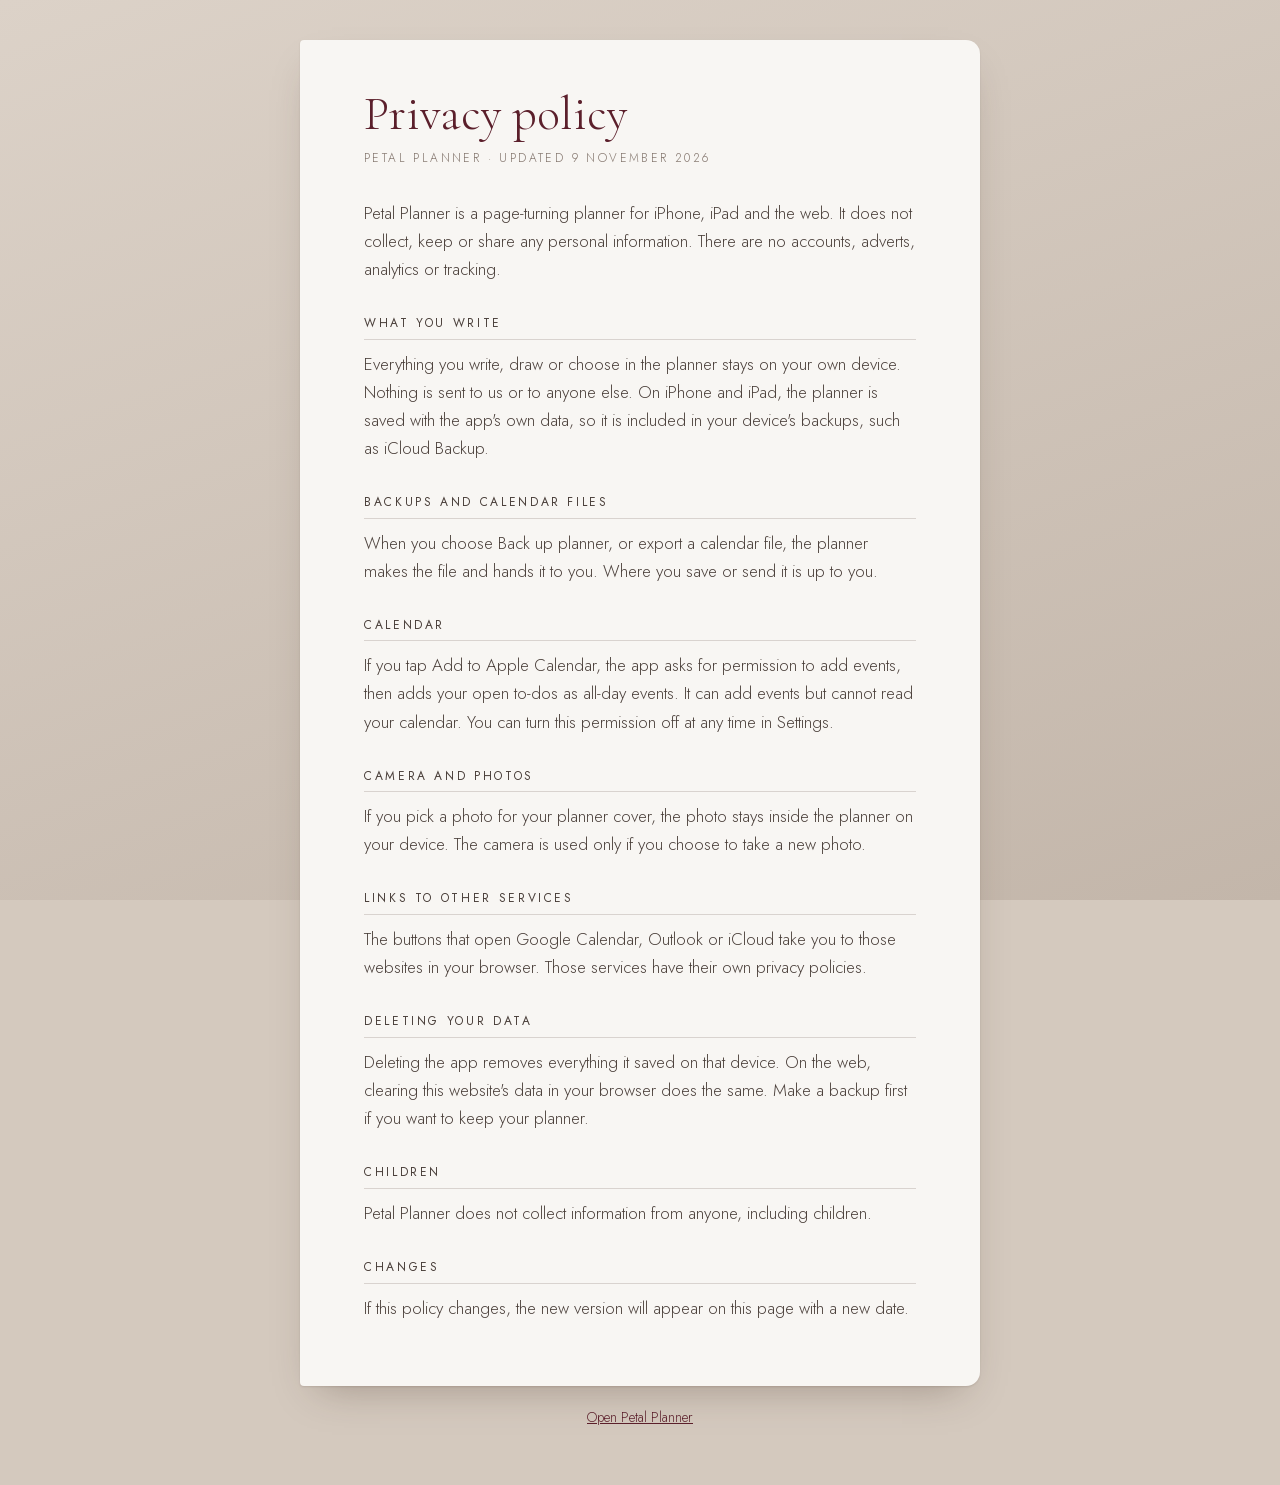
<file: privacy.html>
<!doctype html>
<html lang="en-GB">
<head>
<meta charset="utf-8">
<meta name="viewport" content="width=device-width,initial-scale=1">
<title>Petal Planner privacy policy</title>
<link rel="stylesheet" href="fonts/fonts.css">
<link rel="icon" type="image/png" sizes="64x64" href="icons/favicon-64.png">
<style>
:root{--paper:#f8f6f3;--ink:#4a3f3a;--muted:#8a7d75;--line:rgba(90,70,60,.2);--accent:#5b1f2b}
*{box-sizing:border-box}
html{background:#d4c9be linear-gradient(160deg,#dcd2c8,#c3b6aa) fixed;min-height:100%}
body{margin:0;padding:40px 16px 56px;color:var(--ink);font:300 17px/1.65 'Jost',system-ui,sans-serif}
main{max-width:680px;margin:0 auto;background:var(--paper);padding:48px clamp(22px,6vw,64px) 52px;border-radius:4px 14px 14px 4px;box-shadow:0 1px 2px rgba(60,40,30,.12),0 18px 40px -18px rgba(60,40,30,.35)}
h1{font:300 clamp(36px,7vw,48px)/1.1 'Cormorant Garamond',Georgia,serif;margin:0 0 8px;color:var(--accent)}
.sub{margin:0 0 30px;color:var(--muted);font-size:12px;letter-spacing:.2em;text-transform:uppercase}
h2{font:400 12px/1.4 'Jost',system-ui,sans-serif;letter-spacing:.22em;text-transform:uppercase;margin:32px 0 10px;padding-bottom:7px;border-bottom:1px solid var(--line)}
p{margin:0 0 12px}
a{color:var(--accent)}
footer{max-width:680px;margin:20px auto 0;text-align:center;font-size:14px}
</style>
</head>
<body>
<main>
<h1>Privacy policy</h1>
<p class="sub">Petal Planner · Updated 9 November 2026</p>
<p>Petal Planner is a page-turning planner for iPhone, iPad and the web. It does not collect, keep or share any personal information. There are no accounts, adverts, analytics or tracking.</p>

<h2>What you write</h2>
<p>Everything you write, draw or choose in the planner stays on your own device. Nothing is sent to us or to anyone else. On iPhone and iPad, the planner is saved with the app's own data, so it is included in your device's backups, such as iCloud Backup.</p>

<h2>Backups and calendar files</h2>
<p>When you choose Back up planner, or export a calendar file, the planner makes the file and hands it to you. Where you save or send it is up to you.</p>

<h2>Calendar</h2>
<p>If you tap Add to Apple Calendar, the app asks for permission to add events, then adds your open to-dos as all-day events. It can add events but cannot read your calendar. You can turn this permission off at any time in Settings.</p>

<h2>Camera and photos</h2>
<p>If you pick a photo for your planner cover, the photo stays inside the planner on your device. The camera is used only if you choose to take a new photo.</p>

<h2>Links to other services</h2>
<p>The buttons that open Google Calendar, Outlook or iCloud take you to those websites in your browser. Those services have their own privacy policies.</p>

<h2>Deleting your data</h2>
<p>Deleting the app removes everything it saved on that device. On the web, clearing this website's data in your browser does the same. Make a backup first if you want to keep your planner.</p>

<h2>Children</h2>
<p>Petal Planner does not collect information from anyone, including children.</p>

<h2>Changes</h2>
<p>If this policy changes, the new version will appear on this page with a new date.</p>
</main>
<footer><a href="./">Open Petal Planner</a></footer>
</body>
</html>
</file>
<file: fonts/fonts.css>
/* Cormorant Garamond, Pinyon Script and Jost by their designers, from Google Fonts (SIL Open Font License). */
/* latin-ext */
@font-face {
  font-family: 'Cormorant Garamond';
  font-style: normal;
  font-weight: 300;
  font-display: swap;
  src: url(cormorant-garamond-normal-300-latin-ext.woff2) format('woff2');
  unicode-range: U+0100-02BA, U+02BD-02C5, U+02C7-02CC, U+02CE-02D7, U+02DD-02FF, U+0304, U+0308, U+0329, U+1D00-1DBF, U+1E00-1E9F, U+1EF2-1EFF, U+2020, U+20A0-20AB, U+20AD-20C4, U+2113, U+2C60-2C7F, U+A720-A7FF;
}

/* latin */
@font-face {
  font-family: 'Cormorant Garamond';
  font-style: normal;
  font-weight: 300;
  font-display: swap;
  src: url(cormorant-garamond-normal-300-latin.woff2) format('woff2');
  unicode-range: U+0000-00FF, U+0131, U+0152-0153, U+02BB-02BC, U+02C6, U+02DA, U+02DC, U+0304, U+0308, U+0329, U+2000-206F, U+20AC, U+2122, U+2191, U+2193, U+2212, U+2215, U+FEFF, U+FFFD;
}

/* latin-ext */
@font-face {
  font-family: 'Cormorant Garamond';
  font-style: normal;
  font-weight: 400;
  font-display: swap;
  src: url(cormorant-garamond-normal-300-latin-ext.woff2) format('woff2');
  unicode-range: U+0100-02BA, U+02BD-02C5, U+02C7-02CC, U+02CE-02D7, U+02DD-02FF, U+0304, U+0308, U+0329, U+1D00-1DBF, U+1E00-1E9F, U+1EF2-1EFF, U+2020, U+20A0-20AB, U+20AD-20C4, U+2113, U+2C60-2C7F, U+A720-A7FF;
}

/* latin */
@font-face {
  font-family: 'Cormorant Garamond';
  font-style: normal;
  font-weight: 400;
  font-display: swap;
  src: url(cormorant-garamond-normal-300-latin.woff2) format('woff2');
  unicode-range: U+0000-00FF, U+0131, U+0152-0153, U+02BB-02BC, U+02C6, U+02DA, U+02DC, U+0304, U+0308, U+0329, U+2000-206F, U+20AC, U+2122, U+2191, U+2193, U+2212, U+2215, U+FEFF, U+FFFD;
}

/* latin-ext */
@font-face {
  font-family: 'Cormorant Garamond';
  font-style: normal;
  font-weight: 500;
  font-display: swap;
  src: url(cormorant-garamond-normal-300-latin-ext.woff2) format('woff2');
  unicode-range: U+0100-02BA, U+02BD-02C5, U+02C7-02CC, U+02CE-02D7, U+02DD-02FF, U+0304, U+0308, U+0329, U+1D00-1DBF, U+1E00-1E9F, U+1EF2-1EFF, U+2020, U+20A0-20AB, U+20AD-20C4, U+2113, U+2C60-2C7F, U+A720-A7FF;
}

/* latin */
@font-face {
  font-family: 'Cormorant Garamond';
  font-style: normal;
  font-weight: 500;
  font-display: swap;
  src: url(cormorant-garamond-normal-300-latin.woff2) format('woff2');
  unicode-range: U+0000-00FF, U+0131, U+0152-0153, U+02BB-02BC, U+02C6, U+02DA, U+02DC, U+0304, U+0308, U+0329, U+2000-206F, U+20AC, U+2122, U+2191, U+2193, U+2212, U+2215, U+FEFF, U+FFFD;
}

/* latin-ext */
@font-face {
  font-family: 'Cormorant Garamond';
  font-style: normal;
  font-weight: 600;
  font-display: swap;
  src: url(cormorant-garamond-normal-300-latin-ext.woff2) format('woff2');
  unicode-range: U+0100-02BA, U+02BD-02C5, U+02C7-02CC, U+02CE-02D7, U+02DD-02FF, U+0304, U+0308, U+0329, U+1D00-1DBF, U+1E00-1E9F, U+1EF2-1EFF, U+2020, U+20A0-20AB, U+20AD-20C4, U+2113, U+2C60-2C7F, U+A720-A7FF;
}

/* latin */
@font-face {
  font-family: 'Cormorant Garamond';
  font-style: normal;
  font-weight: 600;
  font-display: swap;
  src: url(cormorant-garamond-normal-300-latin.woff2) format('woff2');
  unicode-range: U+0000-00FF, U+0131, U+0152-0153, U+02BB-02BC, U+02C6, U+02DA, U+02DC, U+0304, U+0308, U+0329, U+2000-206F, U+20AC, U+2122, U+2191, U+2193, U+2212, U+2215, U+FEFF, U+FFFD;
}

/* latin-ext */
@font-face {
  font-family: 'Jost';
  font-style: italic;
  font-weight: 300;
  font-display: swap;
  src: url(jost-italic-300-latin-ext.woff2) format('woff2');
  unicode-range: U+0100-02BA, U+02BD-02C5, U+02C7-02CC, U+02CE-02D7, U+02DD-02FF, U+0304, U+0308, U+0329, U+1D00-1DBF, U+1E00-1E9F, U+1EF2-1EFF, U+2020, U+20A0-20AB, U+20AD-20C4, U+2113, U+2C60-2C7F, U+A720-A7FF;
}

/* latin */
@font-face {
  font-family: 'Jost';
  font-style: italic;
  font-weight: 300;
  font-display: swap;
  src: url(jost-italic-300-latin.woff2) format('woff2');
  unicode-range: U+0000-00FF, U+0131, U+0152-0153, U+02BB-02BC, U+02C6, U+02DA, U+02DC, U+0304, U+0308, U+0329, U+2000-206F, U+20AC, U+2122, U+2191, U+2193, U+2212, U+2215, U+FEFF, U+FFFD;
}

/* latin-ext */
@font-face {
  font-family: 'Jost';
  font-style: italic;
  font-weight: 400;
  font-display: swap;
  src: url(jost-italic-300-latin-ext.woff2) format('woff2');
  unicode-range: U+0100-02BA, U+02BD-02C5, U+02C7-02CC, U+02CE-02D7, U+02DD-02FF, U+0304, U+0308, U+0329, U+1D00-1DBF, U+1E00-1E9F, U+1EF2-1EFF, U+2020, U+20A0-20AB, U+20AD-20C4, U+2113, U+2C60-2C7F, U+A720-A7FF;
}

/* latin */
@font-face {
  font-family: 'Jost';
  font-style: italic;
  font-weight: 400;
  font-display: swap;
  src: url(jost-italic-300-latin.woff2) format('woff2');
  unicode-range: U+0000-00FF, U+0131, U+0152-0153, U+02BB-02BC, U+02C6, U+02DA, U+02DC, U+0304, U+0308, U+0329, U+2000-206F, U+20AC, U+2122, U+2191, U+2193, U+2212, U+2215, U+FEFF, U+FFFD;
}

/* latin-ext */
@font-face {
  font-family: 'Jost';
  font-style: normal;
  font-weight: 300;
  font-display: swap;
  src: url(jost-normal-300-latin-ext.woff2) format('woff2');
  unicode-range: U+0100-02BA, U+02BD-02C5, U+02C7-02CC, U+02CE-02D7, U+02DD-02FF, U+0304, U+0308, U+0329, U+1D00-1DBF, U+1E00-1E9F, U+1EF2-1EFF, U+2020, U+20A0-20AB, U+20AD-20C4, U+2113, U+2C60-2C7F, U+A720-A7FF;
}

/* latin */
@font-face {
  font-family: 'Jost';
  font-style: normal;
  font-weight: 300;
  font-display: swap;
  src: url(jost-normal-300-latin.woff2) format('woff2');
  unicode-range: U+0000-00FF, U+0131, U+0152-0153, U+02BB-02BC, U+02C6, U+02DA, U+02DC, U+0304, U+0308, U+0329, U+2000-206F, U+20AC, U+2122, U+2191, U+2193, U+2212, U+2215, U+FEFF, U+FFFD;
}

/* latin-ext */
@font-face {
  font-family: 'Jost';
  font-style: normal;
  font-weight: 400;
  font-display: swap;
  src: url(jost-normal-300-latin-ext.woff2) format('woff2');
  unicode-range: U+0100-02BA, U+02BD-02C5, U+02C7-02CC, U+02CE-02D7, U+02DD-02FF, U+0304, U+0308, U+0329, U+1D00-1DBF, U+1E00-1E9F, U+1EF2-1EFF, U+2020, U+20A0-20AB, U+20AD-20C4, U+2113, U+2C60-2C7F, U+A720-A7FF;
}

/* latin */
@font-face {
  font-family: 'Jost';
  font-style: normal;
  font-weight: 400;
  font-display: swap;
  src: url(jost-normal-300-latin.woff2) format('woff2');
  unicode-range: U+0000-00FF, U+0131, U+0152-0153, U+02BB-02BC, U+02C6, U+02DA, U+02DC, U+0304, U+0308, U+0329, U+2000-206F, U+20AC, U+2122, U+2191, U+2193, U+2212, U+2215, U+FEFF, U+FFFD;
}

/* latin-ext */
@font-face {
  font-family: 'Jost';
  font-style: normal;
  font-weight: 500;
  font-display: swap;
  src: url(jost-normal-300-latin-ext.woff2) format('woff2');
  unicode-range: U+0100-02BA, U+02BD-02C5, U+02C7-02CC, U+02CE-02D7, U+02DD-02FF, U+0304, U+0308, U+0329, U+1D00-1DBF, U+1E00-1E9F, U+1EF2-1EFF, U+2020, U+20A0-20AB, U+20AD-20C4, U+2113, U+2C60-2C7F, U+A720-A7FF;
}

/* latin */
@font-face {
  font-family: 'Jost';
  font-style: normal;
  font-weight: 500;
  font-display: swap;
  src: url(jost-normal-300-latin.woff2) format('woff2');
  unicode-range: U+0000-00FF, U+0131, U+0152-0153, U+02BB-02BC, U+02C6, U+02DA, U+02DC, U+0304, U+0308, U+0329, U+2000-206F, U+20AC, U+2122, U+2191, U+2193, U+2212, U+2215, U+FEFF, U+FFFD;
}

/* latin-ext */
@font-face {
  font-family: 'Jost';
  font-style: normal;
  font-weight: 600;
  font-display: swap;
  src: url(jost-normal-300-latin-ext.woff2) format('woff2');
  unicode-range: U+0100-02BA, U+02BD-02C5, U+02C7-02CC, U+02CE-02D7, U+02DD-02FF, U+0304, U+0308, U+0329, U+1D00-1DBF, U+1E00-1E9F, U+1EF2-1EFF, U+2020, U+20A0-20AB, U+20AD-20C4, U+2113, U+2C60-2C7F, U+A720-A7FF;
}

/* latin */
@font-face {
  font-family: 'Jost';
  font-style: normal;
  font-weight: 600;
  font-display: swap;
  src: url(jost-normal-300-latin.woff2) format('woff2');
  unicode-range: U+0000-00FF, U+0131, U+0152-0153, U+02BB-02BC, U+02C6, U+02DA, U+02DC, U+0304, U+0308, U+0329, U+2000-206F, U+20AC, U+2122, U+2191, U+2193, U+2212, U+2215, U+FEFF, U+FFFD;
}

/* latin-ext */
@font-face {
  font-family: 'Pinyon Script';
  font-style: normal;
  font-weight: 400;
  font-display: swap;
  src: url(pinyon-script-normal-400-latin-ext.woff2) format('woff2');
  unicode-range: U+0100-02BA, U+02BD-02C5, U+02C7-02CC, U+02CE-02D7, U+02DD-02FF, U+0304, U+0308, U+0329, U+1D00-1DBF, U+1E00-1E9F, U+1EF2-1EFF, U+2020, U+20A0-20AB, U+20AD-20C4, U+2113, U+2C60-2C7F, U+A720-A7FF;
}

/* latin */
@font-face {
  font-family: 'Pinyon Script';
  font-style: normal;
  font-weight: 400;
  font-display: swap;
  src: url(pinyon-script-normal-400-latin.woff2) format('woff2');
  unicode-range: U+0000-00FF, U+0131, U+0152-0153, U+02BB-02BC, U+02C6, U+02DA, U+02DC, U+0304, U+0308, U+0329, U+2000-206F, U+20AC, U+2122, U+2191, U+2193, U+2212, U+2215, U+FEFF, U+FFFD;
}
</file>
